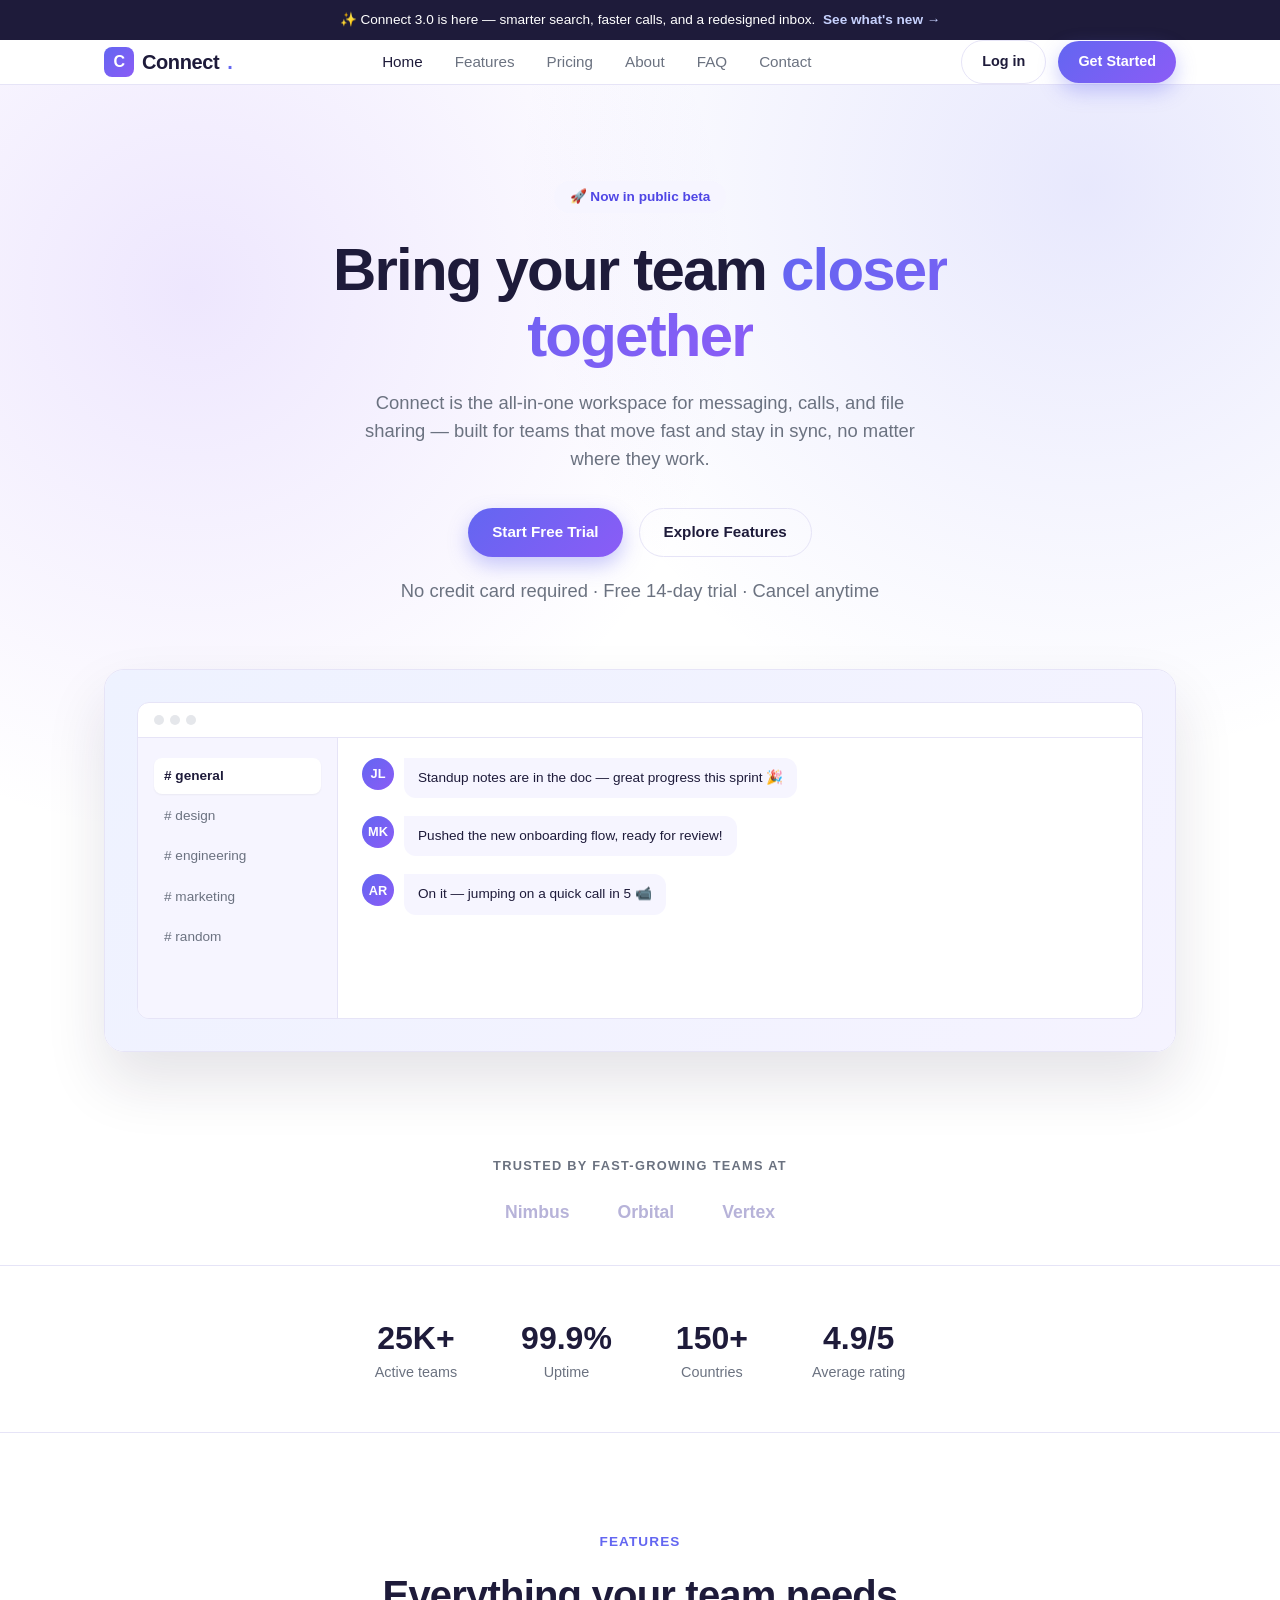
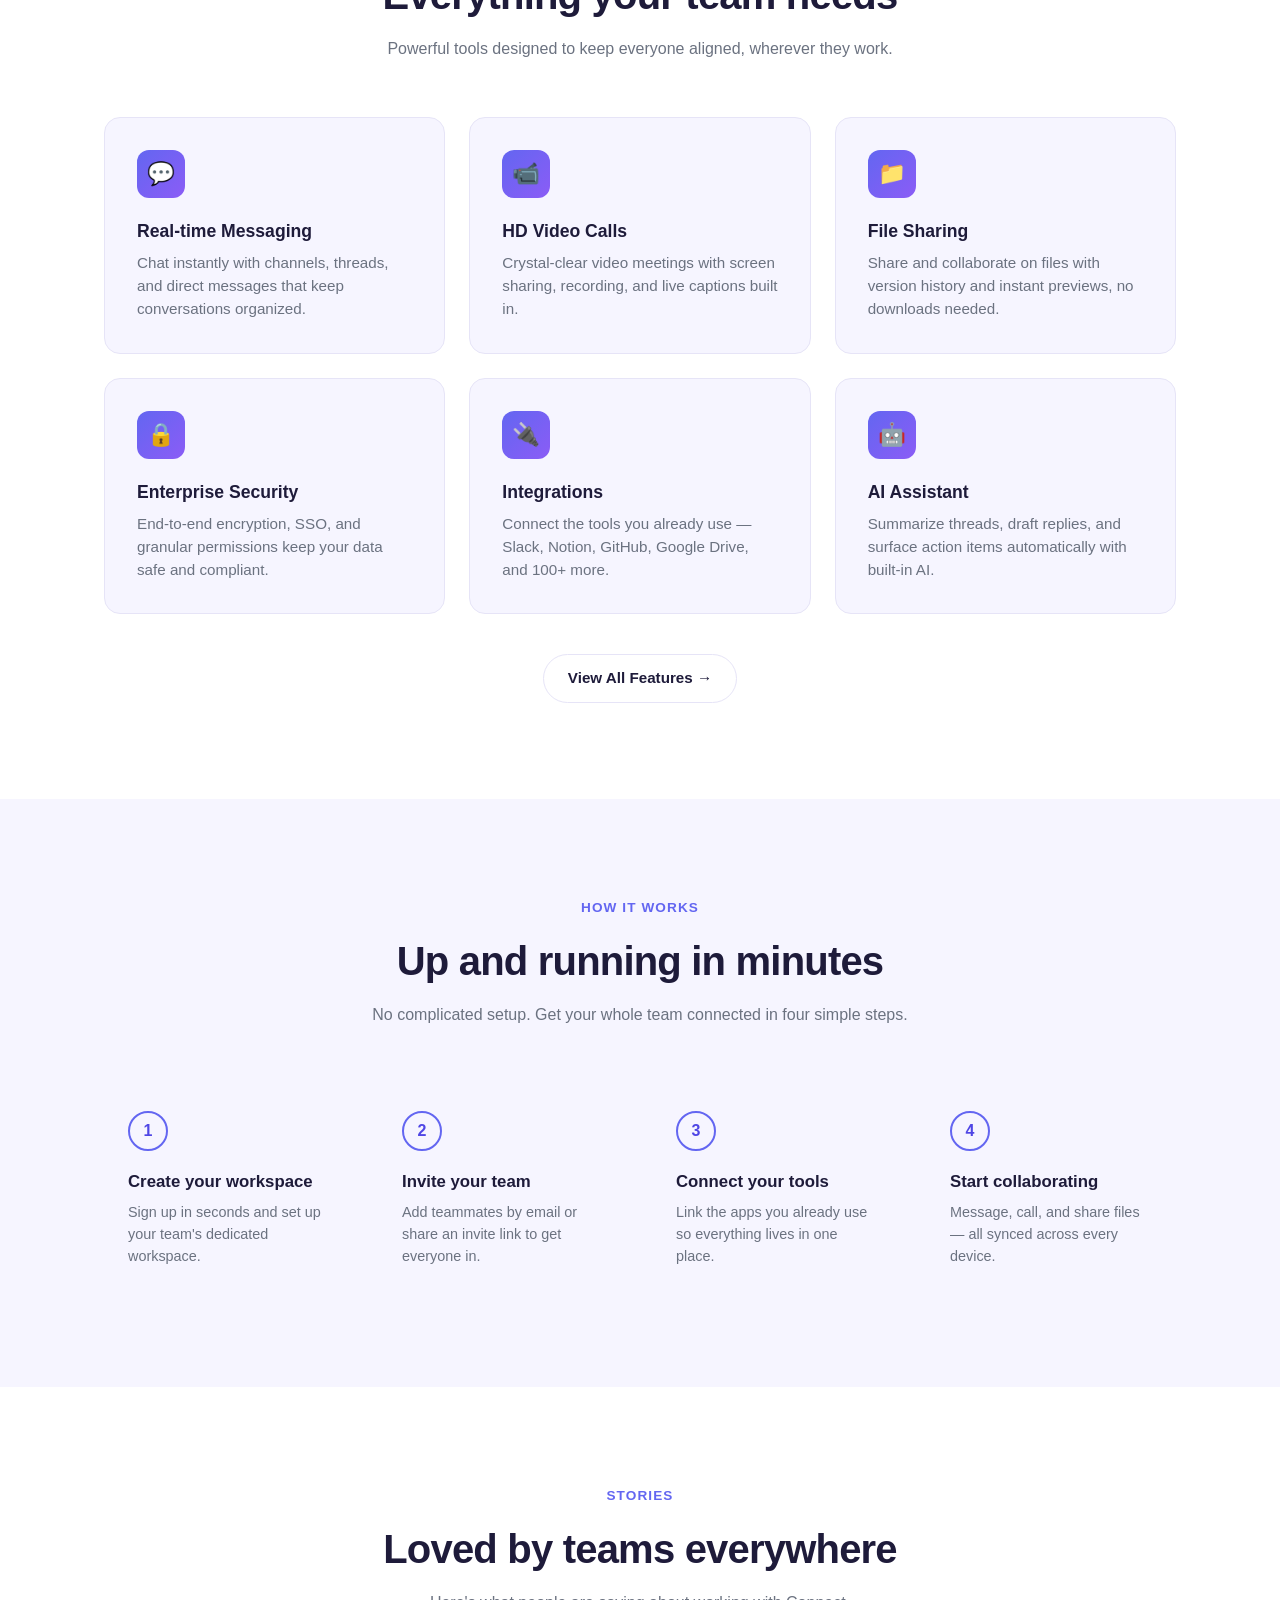
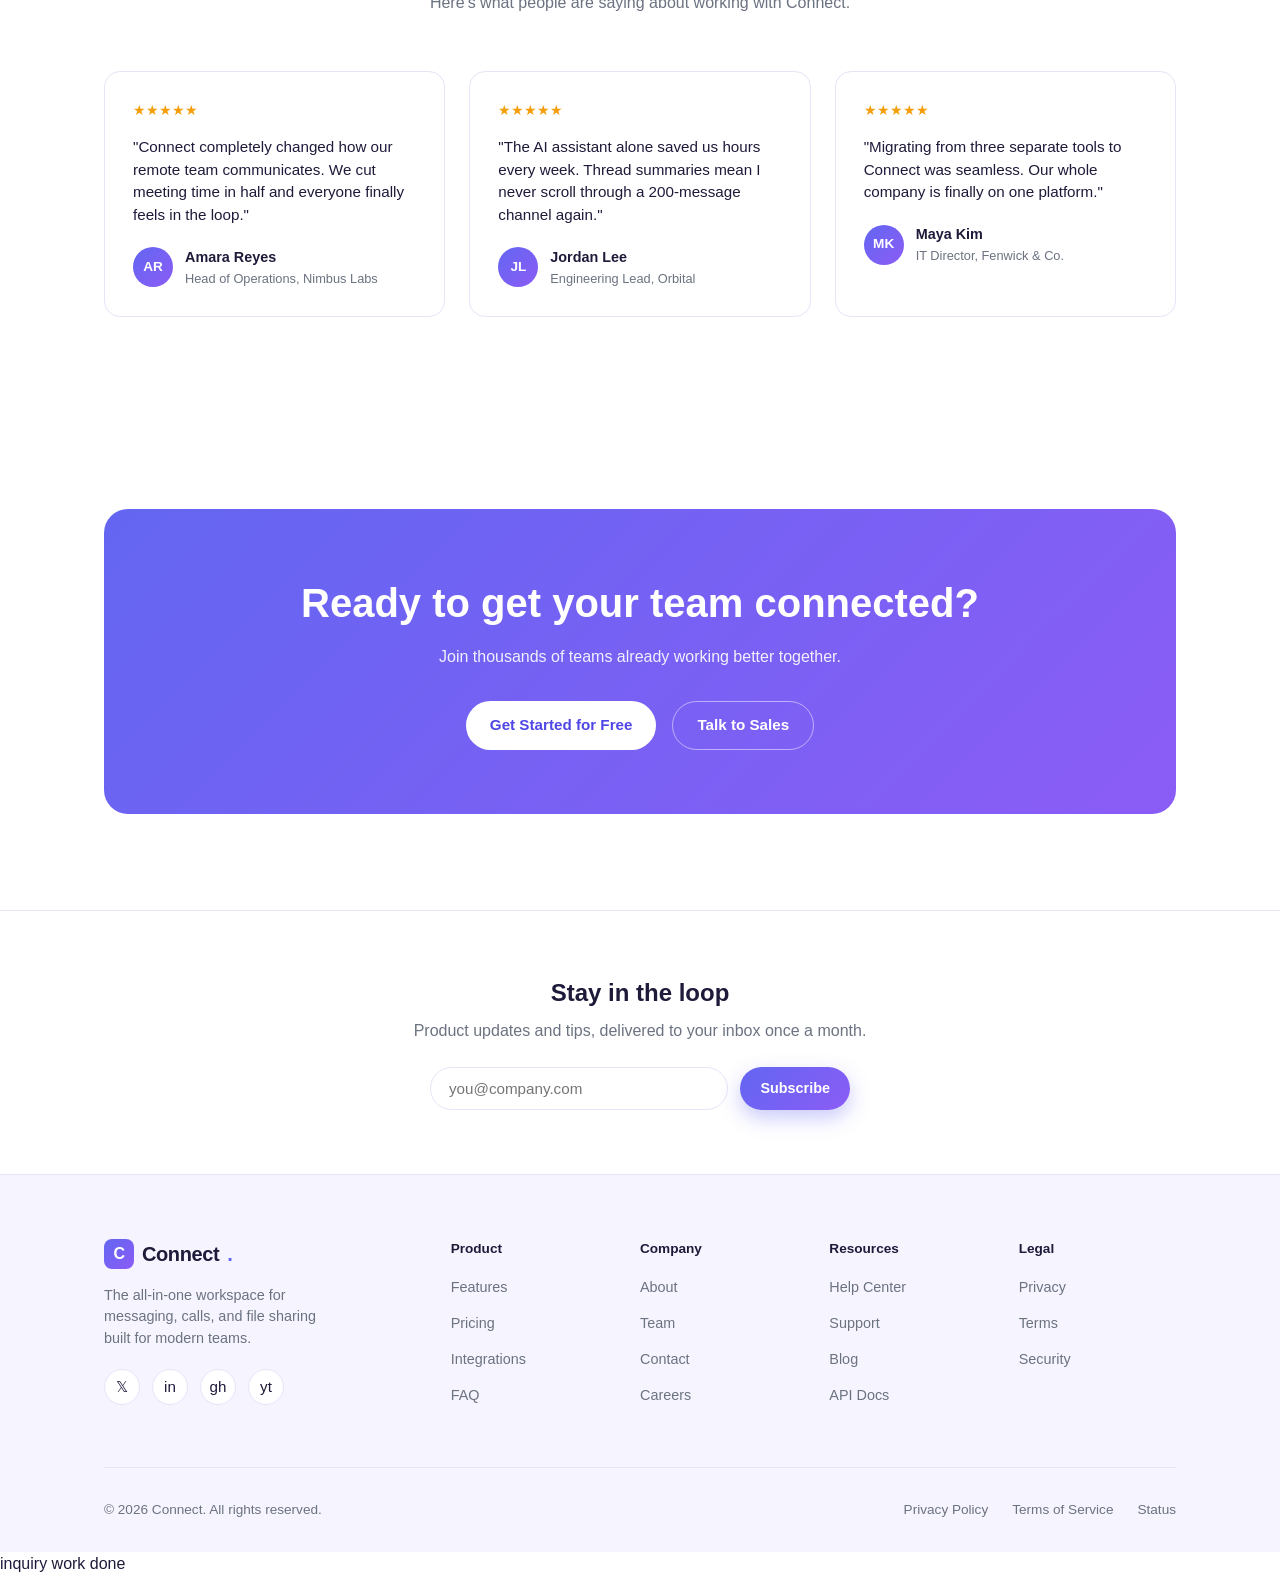
<file: index.html>
<!DOCTYPE html>
<html lang="en">
<head>
    <meta charset="UTF-8">
    <meta name="viewport" content="width=device-width, initial-scale=1.0">
    <title>Connect — Bring your team closer together</title>
    <meta name="description" content="Connect is the all-in-one workspace for messaging, calls, and file sharing built for modern teams.">
    <link rel="stylesheet" href="css/style.css">
</head>
<body>
    <div class="announce">
        ✨ Connect 3.0 is here — smarter search, faster calls, and a redesigned inbox.
        <a href="features.html">See what's new →</a>
    </div>

    <header>
        <nav class="container">
            <a href="index.html" class="logo"><span class="mark">C</span>Connect<span>.</span></a>
            <ul class="nav-links">
                <li><a href="index.html" class="active">Home</a></li>
                <li><a href="features.html">Features</a></li>
                <li><a href="pricing.html">Pricing</a></li>
                <li><a href="about.html">About</a></li>
                <li><a href="faq.html">FAQ</a></li>
                <li><a href="contact.html">Contact</a></li>
            </ul>
            <div class="nav-cta">
                <a href="contact.html" class="btn btn-outline btn-sm">Log in</a>
                <a href="pricing.html" class="btn btn-primary btn-sm">Get Started</a>
            </div>
            <button class="nav-toggle" aria-label="Toggle menu" aria-expanded="false">☰</button>
        </nav>
        <div class="mobile-menu">
            <a href="index.html">Home</a>
            <a href="features.html">Features</a>
            <a href="pricing.html">Pricing</a>
            <a href="about.html">About</a>
            <a href="faq.html">FAQ</a>
            <a href="contact.html">Contact</a>
        </div>
    </header>

    <main>
        <!-- Hero -->
        <section class="hero">
            <div class="container">
                <span class="badge">🚀 Now in public beta</span>
                <h1>Bring your team <span class="gradient">closer together</span></h1>
                <p>Connect is the all-in-one workspace for messaging, calls, and file sharing — built for teams that move fast and stay in sync, no matter where they work.</p>
                <div class="hero-cta">
                    <a href="pricing.html" class="btn btn-primary">Start Free Trial</a>
                    <a href="features.html" class="btn btn-outline">Explore Features</a>
                </div>
                <p class="hero-note">No credit card required · Free 14-day trial · Cancel anytime</p>

                <div class="hero-shot">
                    <div class="hero-shot-inner">
                        <div class="mock-window">
                            <div class="mock-titlebar">
                                <span class="mock-dot"></span><span class="mock-dot"></span><span class="mock-dot"></span>
                            </div>
                            <div class="mock-body">
                                <div class="mock-sidebar">
                                    <div class="mock-channel active"># general</div>
                                    <div class="mock-channel"># design</div>
                                    <div class="mock-channel"># engineering</div>
                                    <div class="mock-channel"># marketing</div>
                                    <div class="mock-channel"># random</div>
                                </div>
                                <div class="mock-main">
                                    <div class="mock-bubble">
                                        <div class="avatar">JL</div>
                                        <div class="text">Standup notes are in the doc — great progress this sprint 🎉</div>
                                    </div>
                                    <div class="mock-bubble">
                                        <div class="avatar">MK</div>
                                        <div class="text">Pushed the new onboarding flow, ready for review!</div>
                                    </div>
                                    <div class="mock-bubble">
                                        <div class="avatar">AR</div>
                                        <div class="text">On it — jumping on a quick call in 5 📹</div>
                                    </div>
                                </div>
                            </div>
                        </div>
                    </div>
                </div>
            </div>
        </section>

        <!-- Trust bar -->
        <section class="trust">
            <div class="container">
                <p>Trusted by fast-growing teams at</p>
                <div class="trust-logos">
                    <span>Nimbus</span>
                    <span>Orbital</span>
                    <span>Vertex</span>
                </div>
            </div>
        </section>

        <!-- Stats -->
        <section class="stats">
            <div class="stat">
                <div class="num">25K+</div>
                <div class="label">Active teams</div>
            </div>
            <div class="stat">
                <div class="num">99.9%</div>
                <div class="label">Uptime</div>
            </div>
            <div class="stat">
                <div class="num">150+</div>
                <div class="label">Countries</div>
            </div>
            <div class="stat">
                <div class="num">4.9/5</div>
                <div class="label">Average rating</div>
            </div>
        </section>

        <!-- Feature highlights -->
        <section class="section">
            <div class="container">
                <div class="section-head">
                    <span class="eyebrow">Features</span>
                    <h2>Everything your team needs</h2>
                    <p>Powerful tools designed to keep everyone aligned, wherever they work.</p>
                </div>
                <div class="features-grid">
                    <div class="feature-card">
                        <div class="feature-icon">💬</div>
                        <h3>Real-time Messaging</h3>
                        <p>Chat instantly with channels, threads, and direct messages that keep conversations organized.</p>
                    </div>
                    <div class="feature-card">
                        <div class="feature-icon">📹</div>
                        <h3>HD Video Calls</h3>
                        <p>Crystal-clear video meetings with screen sharing, recording, and live captions built in.</p>
                    </div>
                    <div class="feature-card">
                        <div class="feature-icon">📁</div>
                        <h3>File Sharing</h3>
                        <p>Share and collaborate on files with version history and instant previews, no downloads needed.</p>
                    </div>
                    <div class="feature-card">
                        <div class="feature-icon">🔒</div>
                        <h3>Enterprise Security</h3>
                        <p>End-to-end encryption, SSO, and granular permissions keep your data safe and compliant.</p>
                    </div>
                    <div class="feature-card">
                        <div class="feature-icon">🔌</div>
                        <h3>Integrations</h3>
                        <p>Connect the tools you already use — Slack, Notion, GitHub, Google Drive, and 100+ more.</p>
                    </div>
                    <div class="feature-card">
                        <div class="feature-icon">🤖</div>
                        <h3>AI Assistant</h3>
                        <p>Summarize threads, draft replies, and surface action items automatically with built-in AI.</p>
                    </div>
                </div>
                <div style="text-align:center; margin-top:40px;">
                    <a href="features.html" class="btn btn-outline">View All Features →</a>
                </div>
            </div>
        </section>

        <!-- How it works -->
        <section class="section section-soft">
            <div class="container">
                <div class="section-head">
                    <span class="eyebrow">How it works</span>
                    <h2>Up and running in minutes</h2>
                    <p>No complicated setup. Get your whole team connected in four simple steps.</p>
                </div>
                <div class="steps">
                    <div class="step">
                        <div class="step-num">1</div>
                        <h3>Create your workspace</h3>
                        <p>Sign up in seconds and set up your team's dedicated workspace.</p>
                    </div>
                    <div class="step">
                        <div class="step-num">2</div>
                        <h3>Invite your team</h3>
                        <p>Add teammates by email or share an invite link to get everyone in.</p>
                    </div>
                    <div class="step">
                        <div class="step-num">3</div>
                        <h3>Connect your tools</h3>
                        <p>Link the apps you already use so everything lives in one place.</p>
                    </div>
                    <div class="step">
                        <div class="step-num">4</div>
                        <h3>Start collaborating</h3>
                        <p>Message, call, and share files — all synced across every device.</p>
                    </div>
                </div>
            </div>
        </section>

        <!-- Testimonial preview -->
        <section class="section">
            <div class="container">
                <div class="section-head">
                    <span class="eyebrow">Stories</span>
                    <h2>Loved by teams everywhere</h2>
                    <p>Here's what people are saying about working with Connect.</p>
                </div>
                <div class="testimonial-grid">
                    <div class="t-card">
                        <div class="stars">★★★★★</div>
                        <p>"Connect completely changed how our remote team communicates. We cut meeting time in half and everyone finally feels in the loop."</p>
                        <div class="t-author">
                            <div class="avatar">AR</div>
                            <div>
                                <div class="name">Amara Reyes</div>
                                <div class="role">Head of Operations, Nimbus Labs</div>
                            </div>
                        </div>
                    </div>
                    <div class="t-card">
                        <div class="stars">★★★★★</div>
                        <p>"The AI assistant alone saved us hours every week. Thread summaries mean I never scroll through a 200-message channel again."</p>
                        <div class="t-author">
                            <div class="avatar">JL</div>
                            <div>
                                <div class="name">Jordan Lee</div>
                                <div class="role">Engineering Lead, Orbital</div>
                            </div>
                        </div>
                    </div>
                    <div class="t-card">
                        <div class="stars">★★★★★</div>
                        <p>"Migrating from three separate tools to Connect was seamless. Our whole company is finally on one platform."</p>
                        <div class="t-author">
                            <div class="avatar">MK</div>
                            <div>
                                <div class="name">Maya Kim</div>
                                <div class="role">IT Director, Fenwick &amp; Co.</div>
                            </div>
                        </div>
                    </div>
                </div>
            </div>
        </section>

        <!-- CTA -->
        <section class="section">
            <div class="container">
                <div class="cta-band">
                    <h2>Ready to get your team connected?</h2>
                    <p>Join thousands of teams already working better together.</p>
                    <div class="btn-row">
                        <a href="pricing.html" class="btn btn-primary">Get Started for Free</a>
                        <a href="contact.html" class="btn btn-outline">Talk to Sales</a>
                    </div>
                </div>
            </div>
        </section>

        <!-- Newsletter -->
        <section class="newsletter">
            <div class="container">
                <h3>Stay in the loop</h3>
                <p>Product updates and tips, delivered to your inbox once a month.</p>
                <form class="newsletter-form">
                    <input type="email" placeholder="you@company.com" required>
                    <button type="submit" class="btn btn-primary btn-sm">Subscribe</button>
                </form>
            </div>
        </section>
    </main>

    <footer>
        <div class="container">
            <div class="footer-grid">
                <div class="footer-brand">
                    <a href="index.html" class="logo"><span class="mark">C</span>Connect<span>.</span></a>
                    <p>The all-in-one workspace for messaging, calls, and file sharing built for modern teams.</p>
                    <div class="social-row">
                        <a href="#">𝕏</a>
                        <a href="#">in</a>
                        <a href="#">gh</a>
                        <a href="#">yt</a>
                    </div>
                </div>
                <div class="footer-col">
                    <h4>Product</h4>
                    <ul>
                        <li><a href="features.html">Features</a></li>
                        <li><a href="pricing.html">Pricing</a></li>
                        <li><a href="features.html#integrations">Integrations</a></li>
                        <li><a href="faq.html">FAQ</a></li>
                    </ul>
                </div>
                <div class="footer-col">
                    <h4>Company</h4>
                    <ul>
                        <li><a href="about.html">About</a></li>
                        <li><a href="about.html#team">Team</a></li>
                        <li><a href="contact.html">Contact</a></li>
                        <li><a href="404.html">Careers</a></li>
                    </ul>
                </div>
                <div class="footer-col">
                    <h4>Resources</h4>
                    <ul>
                        <li><a href="faq.html">Help Center</a></li>
                        <li><a href="contact.html">Support</a></li>
                        <li><a href="404.html">Blog</a></li>
                        <li><a href="404.html">API Docs</a></li>
                    </ul>
                </div>
                <div class="footer-col">
                    <h4>Legal</h4>
                    <ul>
                        <li><a href="404.html">Privacy</a></li>
                        <li><a href="404.html">Terms</a></li>
                        <li><a href="404.html">Security</a></li>
                    </ul>
                </div>
            </div>
            <div class="footer-bottom">
                <span>© 2026 Connect. All rights reserved.</span>
                <ul>
                    <li><a href="404.html">Privacy Policy</a></li>
                    <li><a href="404.html">Terms of Service</a></li>
                    <li><a href="404.html">Status</a></li>
                </ul>
            </div>
        </div>
    </footer>

    <script src="js/main.js"></script>
</body>
</html>
inquiry work done
</file>
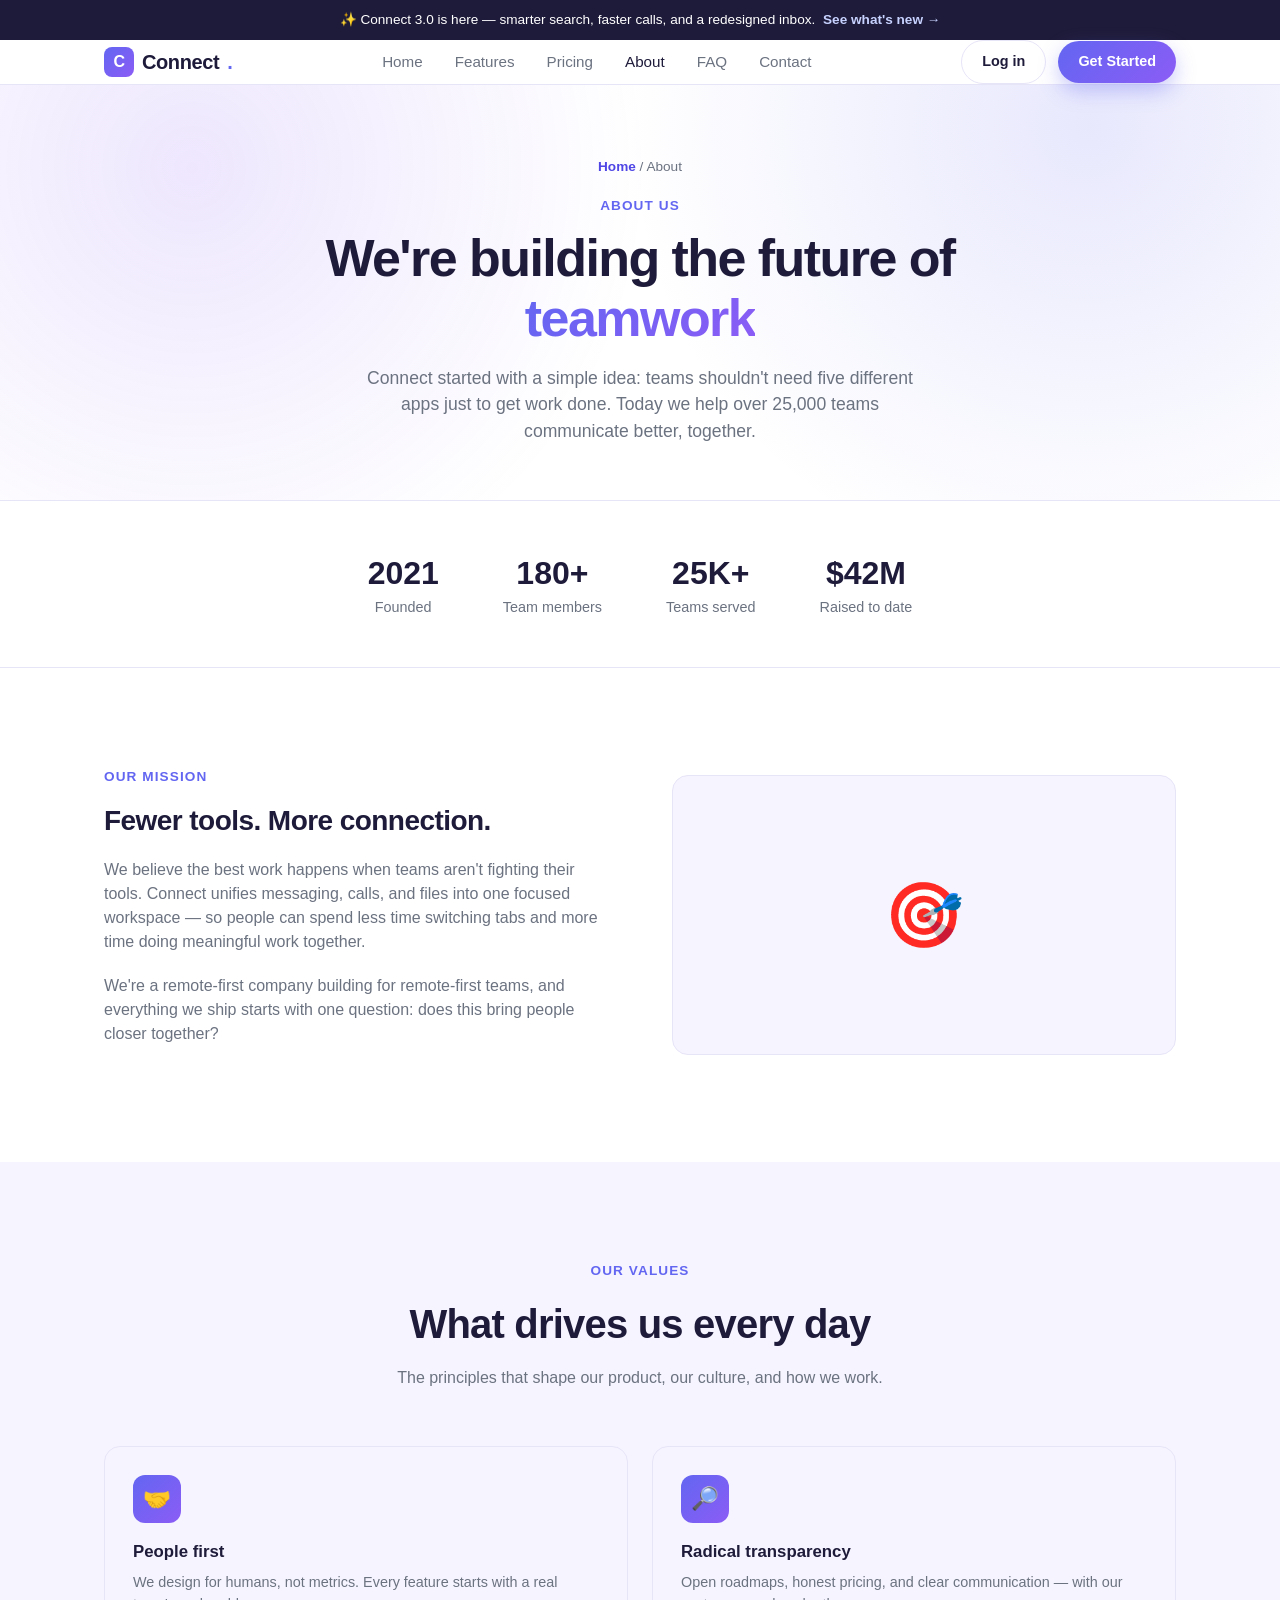
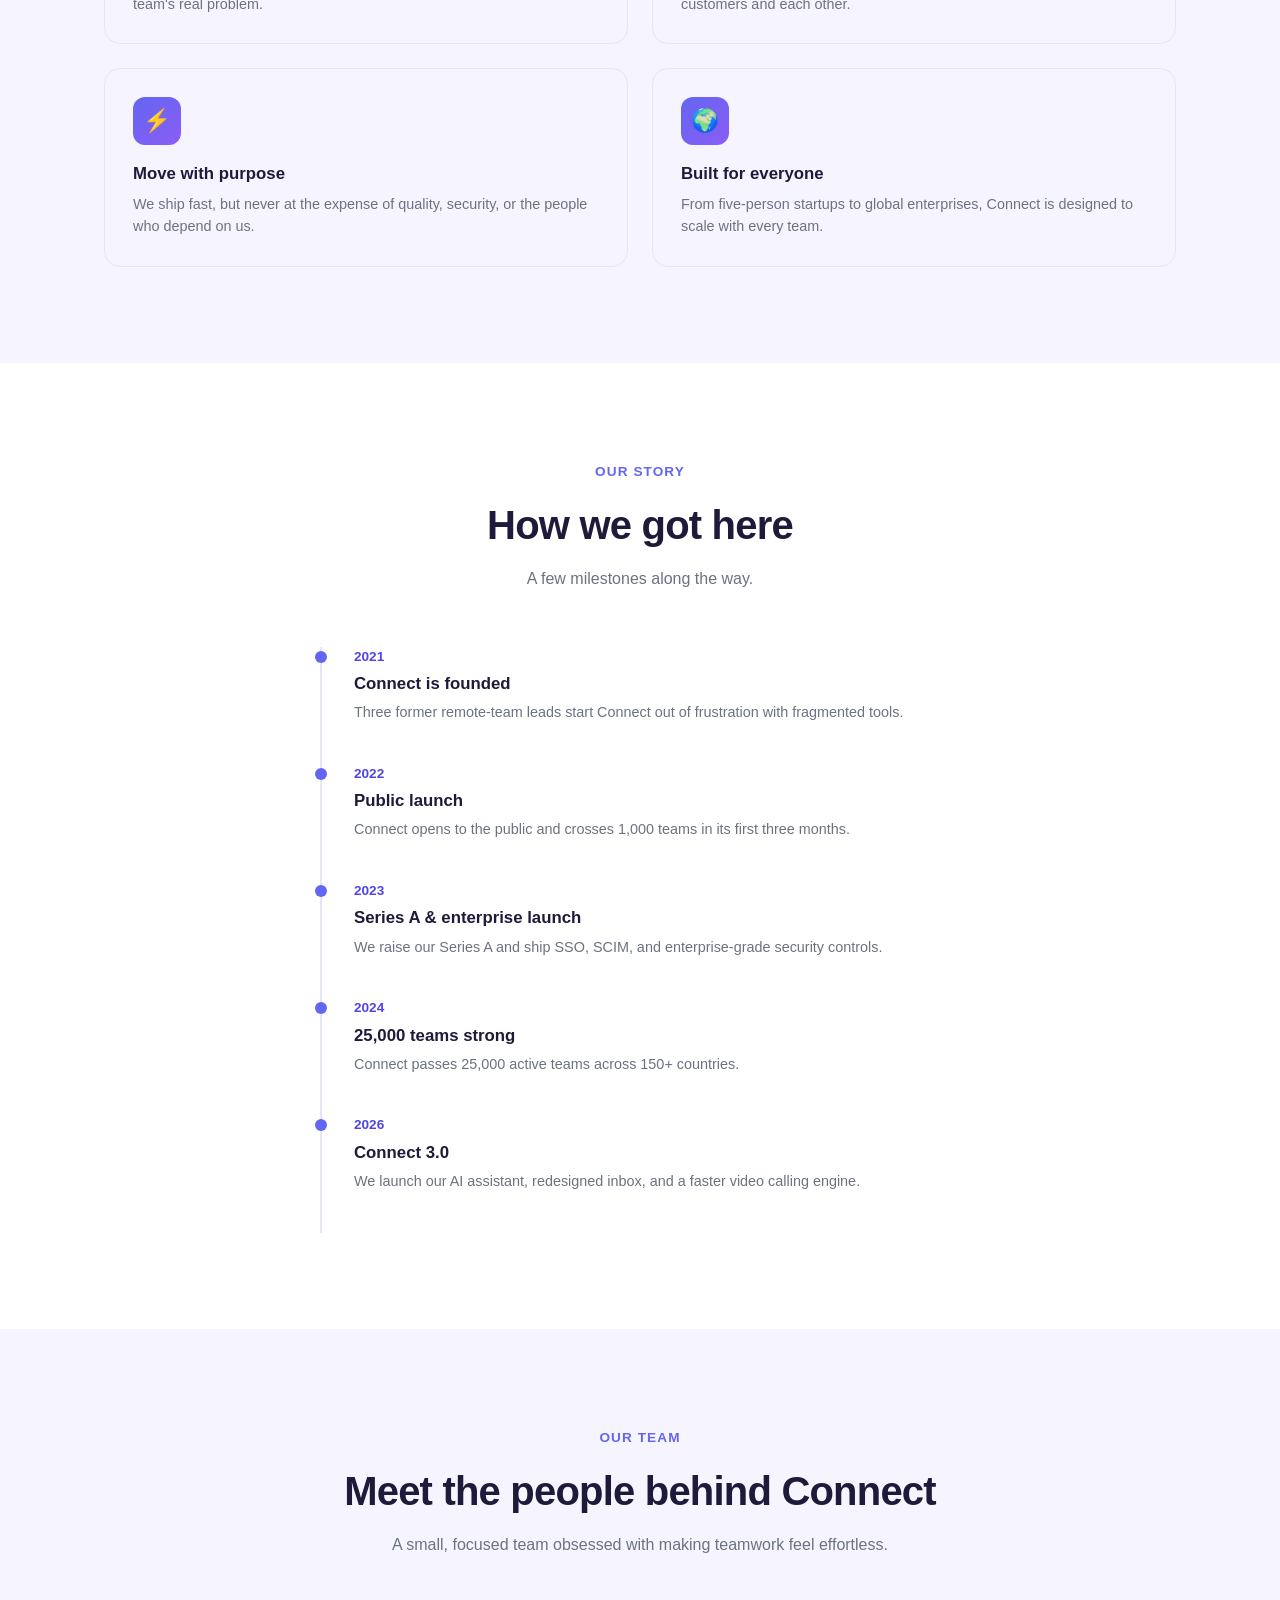
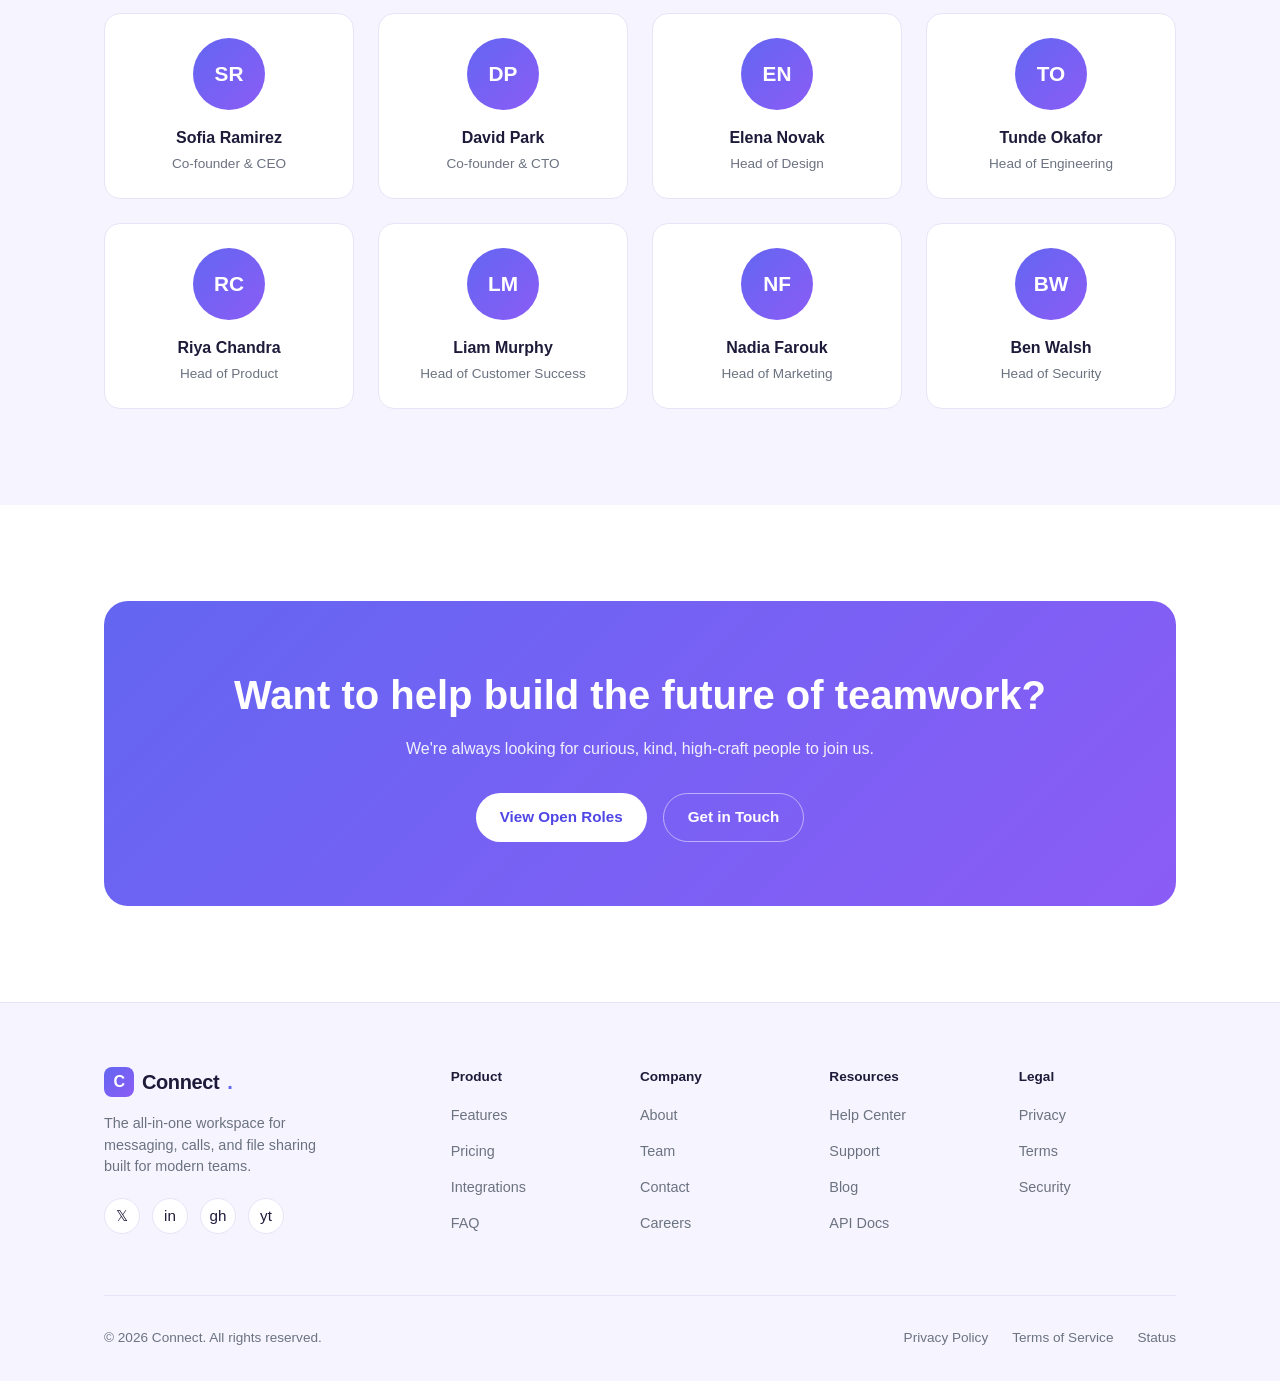
<file: about.html>
<!DOCTYPE html>
<html lang="en">
<head>
    <meta charset="UTF-8">
    <meta name="viewport" content="width=device-width, initial-scale=1.0">
    <title>About — Connect</title>
    <meta name="description" content="Learn about Connect's mission, values, story, and the team building the future of teamwork.">
    <link rel="stylesheet" href="css/style.css">
</head>
<body>
    <div class="announce">
        ✨ Connect 3.0 is here — smarter search, faster calls, and a redesigned inbox.
        <a href="features.html">See what's new →</a>
    </div>

    <header>
        <nav class="container">
            <a href="index.html" class="logo"><span class="mark">C</span>Connect<span>.</span></a>
            <ul class="nav-links">
                <li><a href="index.html">Home</a></li>
                <li><a href="features.html">Features</a></li>
                <li><a href="pricing.html">Pricing</a></li>
                <li><a href="about.html" class="active">About</a></li>
                <li><a href="faq.html">FAQ</a></li>
                <li><a href="contact.html">Contact</a></li>
            </ul>
            <div class="nav-cta">
                <a href="contact.html" class="btn btn-outline btn-sm">Log in</a>
                <a href="pricing.html" class="btn btn-primary btn-sm">Get Started</a>
            </div>
            <button class="nav-toggle" aria-label="Toggle menu" aria-expanded="false">☰</button>
        </nav>
        <div class="mobile-menu">
            <a href="index.html">Home</a>
            <a href="features.html">Features</a>
            <a href="pricing.html">Pricing</a>
            <a href="about.html">About</a>
            <a href="faq.html">FAQ</a>
            <a href="contact.html">Contact</a>
        </div>
    </header>

    <main>
        <section class="page-hero">
            <div class="container">
                <div class="breadcrumbs"><a href="index.html">Home</a> / About</div>
                <span class="eyebrow">About Us</span>
                <h1>We're building the future of <span class="gradient-text">teamwork</span></h1>
                <p>Connect started with a simple idea: teams shouldn't need five different apps just to get work done. Today we help over 25,000 teams communicate better, together.</p>
            </div>
        </section>

        <!-- Stats -->
        <section class="stats">
            <div class="stat">
                <div class="num">2021</div>
                <div class="label">Founded</div>
            </div>
            <div class="stat">
                <div class="num">180+</div>
                <div class="label">Team members</div>
            </div>
            <div class="stat">
                <div class="num">25K+</div>
                <div class="label">Teams served</div>
            </div>
            <div class="stat">
                <div class="num">$42M</div>
                <div class="label">Raised to date</div>
            </div>
        </section>

        <!-- Mission -->
        <section class="section">
            <div class="container">
                <div class="split">
                    <div class="split-copy">
                        <span class="eyebrow">Our Mission</span>
                        <h3>Fewer tools. More connection.</h3>
                        <p>We believe the best work happens when teams aren't fighting their tools. Connect unifies messaging, calls, and files into one focused workspace — so people can spend less time switching tabs and more time doing meaningful work together.</p>
                        <p>We're a remote-first company building for remote-first teams, and everything we ship starts with one question: does this bring people closer together?</p>
                    </div>
                    <div class="split-visual">🎯</div>
                </div>
            </div>
        </section>

        <!-- Values -->
        <section class="section section-soft">
            <div class="container">
                <div class="section-head">
                    <span class="eyebrow">Our Values</span>
                    <h2>What drives us every day</h2>
                    <p>The principles that shape our product, our culture, and how we work.</p>
                </div>
                <div class="values-grid">
                    <div class="value-card">
                        <div class="feature-icon">🤝</div>
                        <h3>People first</h3>
                        <p>We design for humans, not metrics. Every feature starts with a real team's real problem.</p>
                    </div>
                    <div class="value-card">
                        <div class="feature-icon">🔎</div>
                        <h3>Radical transparency</h3>
                        <p>Open roadmaps, honest pricing, and clear communication — with our customers and each other.</p>
                    </div>
                    <div class="value-card">
                        <div class="feature-icon">⚡</div>
                        <h3>Move with purpose</h3>
                        <p>We ship fast, but never at the expense of quality, security, or the people who depend on us.</p>
                    </div>
                    <div class="value-card">
                        <div class="feature-icon">🌍</div>
                        <h3>Built for everyone</h3>
                        <p>From five-person startups to global enterprises, Connect is designed to scale with every team.</p>
                    </div>
                </div>
            </div>
        </section>

        <!-- Timeline -->
        <section class="section">
            <div class="container">
                <div class="section-head">
                    <span class="eyebrow">Our Story</span>
                    <h2>How we got here</h2>
                    <p>A few milestones along the way.</p>
                </div>
                <div class="timeline">
                    <div class="timeline-item">
                        <div class="year">2021</div>
                        <h3>Connect is founded</h3>
                        <p>Three former remote-team leads start Connect out of frustration with fragmented tools.</p>
                    </div>
                    <div class="timeline-item">
                        <div class="year">2022</div>
                        <h3>Public launch</h3>
                        <p>Connect opens to the public and crosses 1,000 teams in its first three months.</p>
                    </div>
                    <div class="timeline-item">
                        <div class="year">2023</div>
                        <h3>Series A &amp; enterprise launch</h3>
                        <p>We raise our Series A and ship SSO, SCIM, and enterprise-grade security controls.</p>
                    </div>
                    <div class="timeline-item">
                        <div class="year">2024</div>
                        <h3>25,000 teams strong</h3>
                        <p>Connect passes 25,000 active teams across 150+ countries.</p>
                    </div>
                    <div class="timeline-item">
                        <div class="year">2026</div>
                        <h3>Connect 3.0</h3>
                        <p>We launch our AI assistant, redesigned inbox, and a faster video calling engine.</p>
                    </div>
                </div>
            </div>
        </section>

        <!-- Team -->
        <section class="section section-soft" id="team">
            <div class="container">
                <div class="section-head">
                    <span class="eyebrow">Our Team</span>
                    <h2>Meet the people behind Connect</h2>
                    <p>A small, focused team obsessed with making teamwork feel effortless.</p>
                </div>
                <div class="team-grid">
                    <div class="team-card">
                        <div class="avatar">SR</div>
                        <h3>Sofia Ramirez</h3>
                        <p>Co-founder &amp; CEO</p>
                    </div>
                    <div class="team-card">
                        <div class="avatar">DP</div>
                        <h3>David Park</h3>
                        <p>Co-founder &amp; CTO</p>
                    </div>
                    <div class="team-card">
                        <div class="avatar">EN</div>
                        <h3>Elena Novak</h3>
                        <p>Head of Design</p>
                    </div>
                    <div class="team-card">
                        <div class="avatar">TO</div>
                        <h3>Tunde Okafor</h3>
                        <p>Head of Engineering</p>
                    </div>
                    <div class="team-card">
                        <div class="avatar">RC</div>
                        <h3>Riya Chandra</h3>
                        <p>Head of Product</p>
                    </div>
                    <div class="team-card">
                        <div class="avatar">LM</div>
                        <h3>Liam Murphy</h3>
                        <p>Head of Customer Success</p>
                    </div>
                    <div class="team-card">
                        <div class="avatar">NF</div>
                        <h3>Nadia Farouk</h3>
                        <p>Head of Marketing</p>
                    </div>
                    <div class="team-card">
                        <div class="avatar">BW</div>
                        <h3>Ben Walsh</h3>
                        <p>Head of Security</p>
                    </div>
                </div>
            </div>
        </section>

        <!-- CTA -->
        <section class="section">
            <div class="container">
                <div class="cta-band">
                    <h2>Want to help build the future of teamwork?</h2>
                    <p>We're always looking for curious, kind, high-craft people to join us.</p>
                    <div class="btn-row">
                        <a href="404.html" class="btn btn-primary">View Open Roles</a>
                        <a href="contact.html" class="btn btn-outline">Get in Touch</a>
                    </div>
                </div>
            </div>
        </section>
    </main>

    <footer>
        <div class="container">
            <div class="footer-grid">
                <div class="footer-brand">
                    <a href="index.html" class="logo"><span class="mark">C</span>Connect<span>.</span></a>
                    <p>The all-in-one workspace for messaging, calls, and file sharing built for modern teams.</p>
                    <div class="social-row">
                        <a href="#">𝕏</a>
                        <a href="#">in</a>
                        <a href="#">gh</a>
                        <a href="#">yt</a>
                    </div>
                </div>
                <div class="footer-col">
                    <h4>Product</h4>
                    <ul>
                        <li><a href="features.html">Features</a></li>
                        <li><a href="pricing.html">Pricing</a></li>
                        <li><a href="features.html#integrations">Integrations</a></li>
                        <li><a href="faq.html">FAQ</a></li>
                    </ul>
                </div>
                <div class="footer-col">
                    <h4>Company</h4>
                    <ul>
                        <li><a href="about.html">About</a></li>
                        <li><a href="about.html#team">Team</a></li>
                        <li><a href="contact.html">Contact</a></li>
                        <li><a href="404.html">Careers</a></li>
                    </ul>
                </div>
                <div class="footer-col">
                    <h4>Resources</h4>
                    <ul>
                        <li><a href="faq.html">Help Center</a></li>
                        <li><a href="contact.html">Support</a></li>
                        <li><a href="404.html">Blog</a></li>
                        <li><a href="404.html">API Docs</a></li>
                    </ul>
                </div>
                <div class="footer-col">
                    <h4>Legal</h4>
                    <ul>
                        <li><a href="404.html">Privacy</a></li>
                        <li><a href="404.html">Terms</a></li>
                        <li><a href="404.html">Security</a></li>
                    </ul>
                </div>
            </div>
            <div class="footer-bottom">
                <span>© 2026 Connect. All rights reserved.</span>
                <ul>
                    <li><a href="404.html">Privacy Policy</a></li>
                    <li><a href="404.html">Terms of Service</a></li>
                    <li><a href="404.html">Status</a></li>
                </ul>
            </div>
        </div>
    </footer>

    <script src="js/main.js"></script>
</body>
</html>
</file>
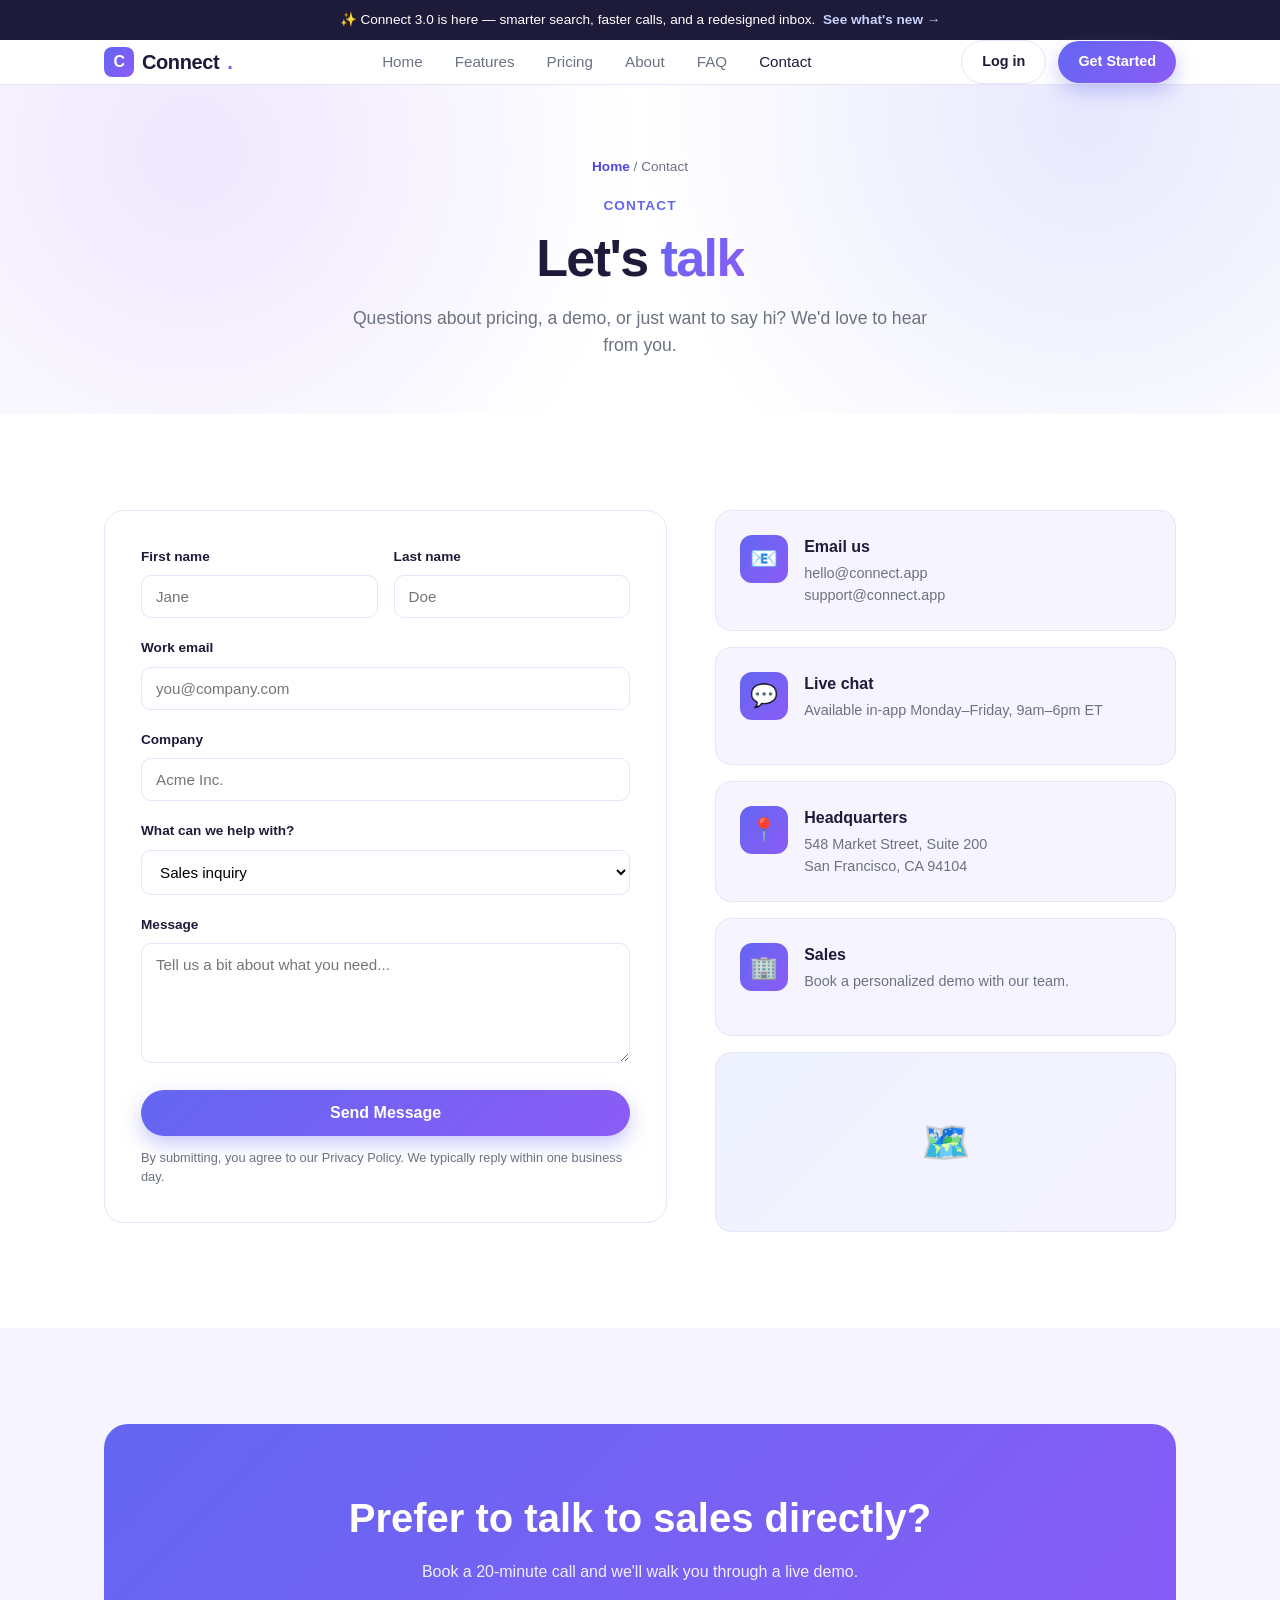
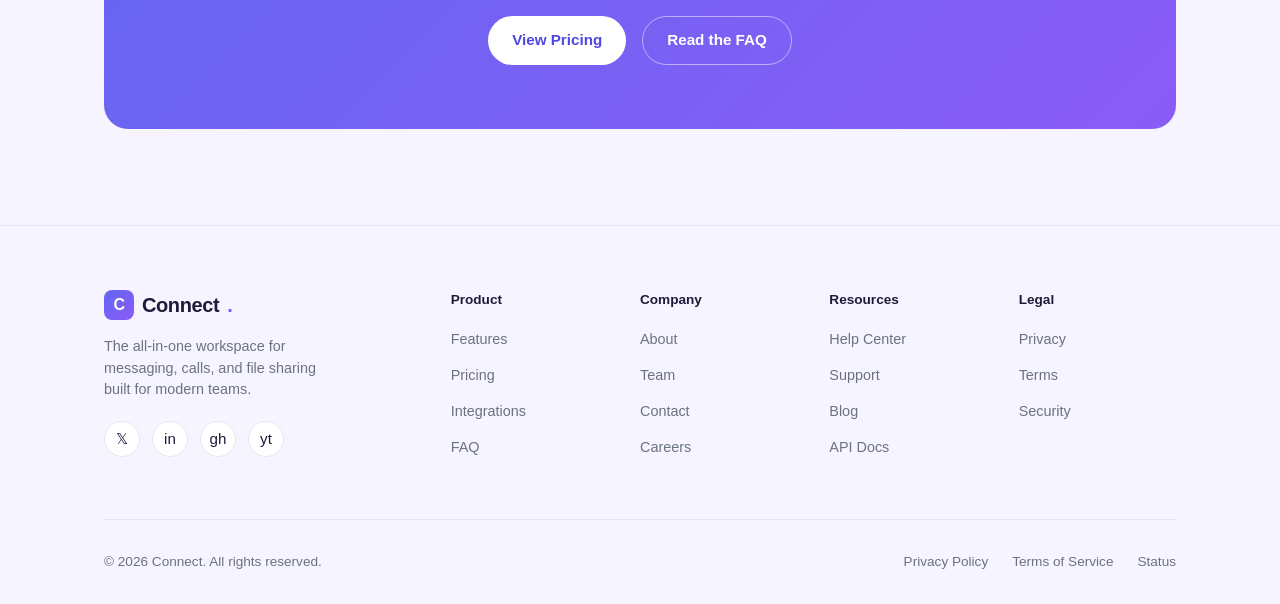
<file: contact.html>
<!DOCTYPE html>
<html lang="en">
<head>
    <meta charset="UTF-8">
    <meta name="viewport" content="width=device-width, initial-scale=1.0">
    <title>Contact — Connect</title>
    <meta name="description" content="Get in touch with the Connect team — sales, support, or general inquiries.">
    <link rel="stylesheet" href="css/style.css">
</head>
<body>
    <div class="announce">
        ✨ Connect 3.0 is here — smarter search, faster calls, and a redesigned inbox.
        <a href="features.html">See what's new →</a>
    </div>

    <header>
        <nav class="container">
            <a href="index.html" class="logo"><span class="mark">C</span>Connect<span>.</span></a>
            <ul class="nav-links">
                <li><a href="index.html">Home</a></li>
                <li><a href="features.html">Features</a></li>
                <li><a href="pricing.html">Pricing</a></li>
                <li><a href="about.html">About</a></li>
                <li><a href="faq.html">FAQ</a></li>
                <li><a href="contact.html" class="active">Contact</a></li>
            </ul>
            <div class="nav-cta">
                <a href="contact.html" class="btn btn-outline btn-sm">Log in</a>
                <a href="pricing.html" class="btn btn-primary btn-sm">Get Started</a>
            </div>
            <button class="nav-toggle" aria-label="Toggle menu" aria-expanded="false">☰</button>
        </nav>
        <div class="mobile-menu">
            <a href="index.html">Home</a>
            <a href="features.html">Features</a>
            <a href="pricing.html">Pricing</a>
            <a href="about.html">About</a>
            <a href="faq.html">FAQ</a>
            <a href="contact.html">Contact</a>
        </div>
    </header>

    <main>
        <section class="page-hero">
            <div class="container">
                <div class="breadcrumbs"><a href="index.html">Home</a> / Contact</div>
                <span class="eyebrow">Contact</span>
                <h1>Let's <span class="gradient-text">talk</span></h1>
                <p>Questions about pricing, a demo, or just want to say hi? We'd love to hear from you.</p>
            </div>
        </section>

        <section class="section">
            <div class="container">
                <div class="contact-grid">
                    <div class="contact-form">
                        <div class="form-success" id="form-success">✓ Thanks! Your message has been sent — we'll get back to you within one business day.</div>
                        <form id="contact-form">
                            <div class="form-row">
                                <div class="form-group">
                                    <label for="first-name">First name</label>
                                    <input type="text" id="first-name" name="first-name" placeholder="Jane" required>
                                </div>
                                <div class="form-group">
                                    <label for="last-name">Last name</label>
                                    <input type="text" id="last-name" name="last-name" placeholder="Doe" required>
                                </div>
                            </div>
                            <div class="form-group">
                                <label for="email">Work email</label>
                                <input type="email" id="email" name="email" placeholder="you@company.com" required>
                            </div>
                            <div class="form-group">
                                <label for="company">Company</label>
                                <input type="text" id="company" name="company" placeholder="Acme Inc.">
                            </div>
                            <div class="form-group">
                                <label for="topic">What can we help with?</label>
                                <select id="topic" name="topic">
                                    <option>Sales inquiry</option>
                                    <option>Technical support</option>
                                    <option>Billing question</option>
                                    <option>Partnership</option>
                                    <option>Other</option>
                                </select>
                            </div>
                            <div class="form-group">
                                <label for="message">Message</label>
                                <textarea id="message" name="message" placeholder="Tell us a bit about what you need..." required></textarea>
                            </div>
                            <button type="submit" class="btn btn-primary btn-block btn-lg">Send Message</button>
                            <p class="form-note">By submitting, you agree to our Privacy Policy. We typically reply within one business day.</p>
                        </form>
                    </div>

                    <div>
                        <div class="contact-info-card">
                            <div class="feature-icon">📧</div>
                            <div>
                                <h3>Email us</h3>
                                <p>hello@connect.app<br>support@connect.app</p>
                            </div>
                        </div>
                        <div class="contact-info-card">
                            <div class="feature-icon">💬</div>
                            <div>
                                <h3>Live chat</h3>
                                <p>Available in-app Monday–Friday, 9am–6pm ET</p>
                            </div>
                        </div>
                        <div class="contact-info-card">
                            <div class="feature-icon">📍</div>
                            <div>
                                <h3>Headquarters</h3>
                                <p>548 Market Street, Suite 200<br>San Francisco, CA 94104</p>
                            </div>
                        </div>
                        <div class="contact-info-card">
                            <div class="feature-icon">🏢</div>
                            <div>
                                <h3>Sales</h3>
                                <p>Book a personalized demo with our team.</p>
                            </div>
                        </div>
                        <div class="map-placeholder">🗺️</div>
                    </div>
                </div>
            </div>
        </section>

        <!-- CTA -->
        <section class="section section-soft">
            <div class="container">
                <div class="cta-band">
                    <h2>Prefer to talk to sales directly?</h2>
                    <p>Book a 20-minute call and we'll walk you through a live demo.</p>
                    <div class="btn-row">
                        <a href="pricing.html" class="btn btn-primary">View Pricing</a>
                        <a href="faq.html" class="btn btn-outline">Read the FAQ</a>
                    </div>
                </div>
            </div>
        </section>
    </main>

    <footer>
        <div class="container">
            <div class="footer-grid">
                <div class="footer-brand">
                    <a href="index.html" class="logo"><span class="mark">C</span>Connect<span>.</span></a>
                    <p>The all-in-one workspace for messaging, calls, and file sharing built for modern teams.</p>
                    <div class="social-row">
                        <a href="#">𝕏</a>
                        <a href="#">in</a>
                        <a href="#">gh</a>
                        <a href="#">yt</a>
                    </div>
                </div>
                <div class="footer-col">
                    <h4>Product</h4>
                    <ul>
                        <li><a href="features.html">Features</a></li>
                        <li><a href="pricing.html">Pricing</a></li>
                        <li><a href="features.html#integrations">Integrations</a></li>
                        <li><a href="faq.html">FAQ</a></li>
                    </ul>
                </div>
                <div class="footer-col">
                    <h4>Company</h4>
                    <ul>
                        <li><a href="about.html">About</a></li>
                        <li><a href="about.html#team">Team</a></li>
                        <li><a href="contact.html">Contact</a></li>
                        <li><a href="404.html">Careers</a></li>
                    </ul>
                </div>
                <div class="footer-col">
                    <h4>Resources</h4>
                    <ul>
                        <li><a href="faq.html">Help Center</a></li>
                        <li><a href="contact.html">Support</a></li>
                        <li><a href="404.html">Blog</a></li>
                        <li><a href="404.html">API Docs</a></li>
                    </ul>
                </div>
                <div class="footer-col">
                    <h4>Legal</h4>
                    <ul>
                        <li><a href="404.html">Privacy</a></li>
                        <li><a href="404.html">Terms</a></li>
                        <li><a href="404.html">Security</a></li>
                    </ul>
                </div>
            </div>
            <div class="footer-bottom">
                <span>© 2026 Connect. All rights reserved.</span>
                <ul>
                    <li><a href="404.html">Privacy Policy</a></li>
                    <li><a href="404.html">Terms of Service</a></li>
                    <li><a href="404.html">Status</a></li>
                </ul>
            </div>
        </div>
    </footer>

    <script src="js/main.js"></script>
</body>
</html>
</file>
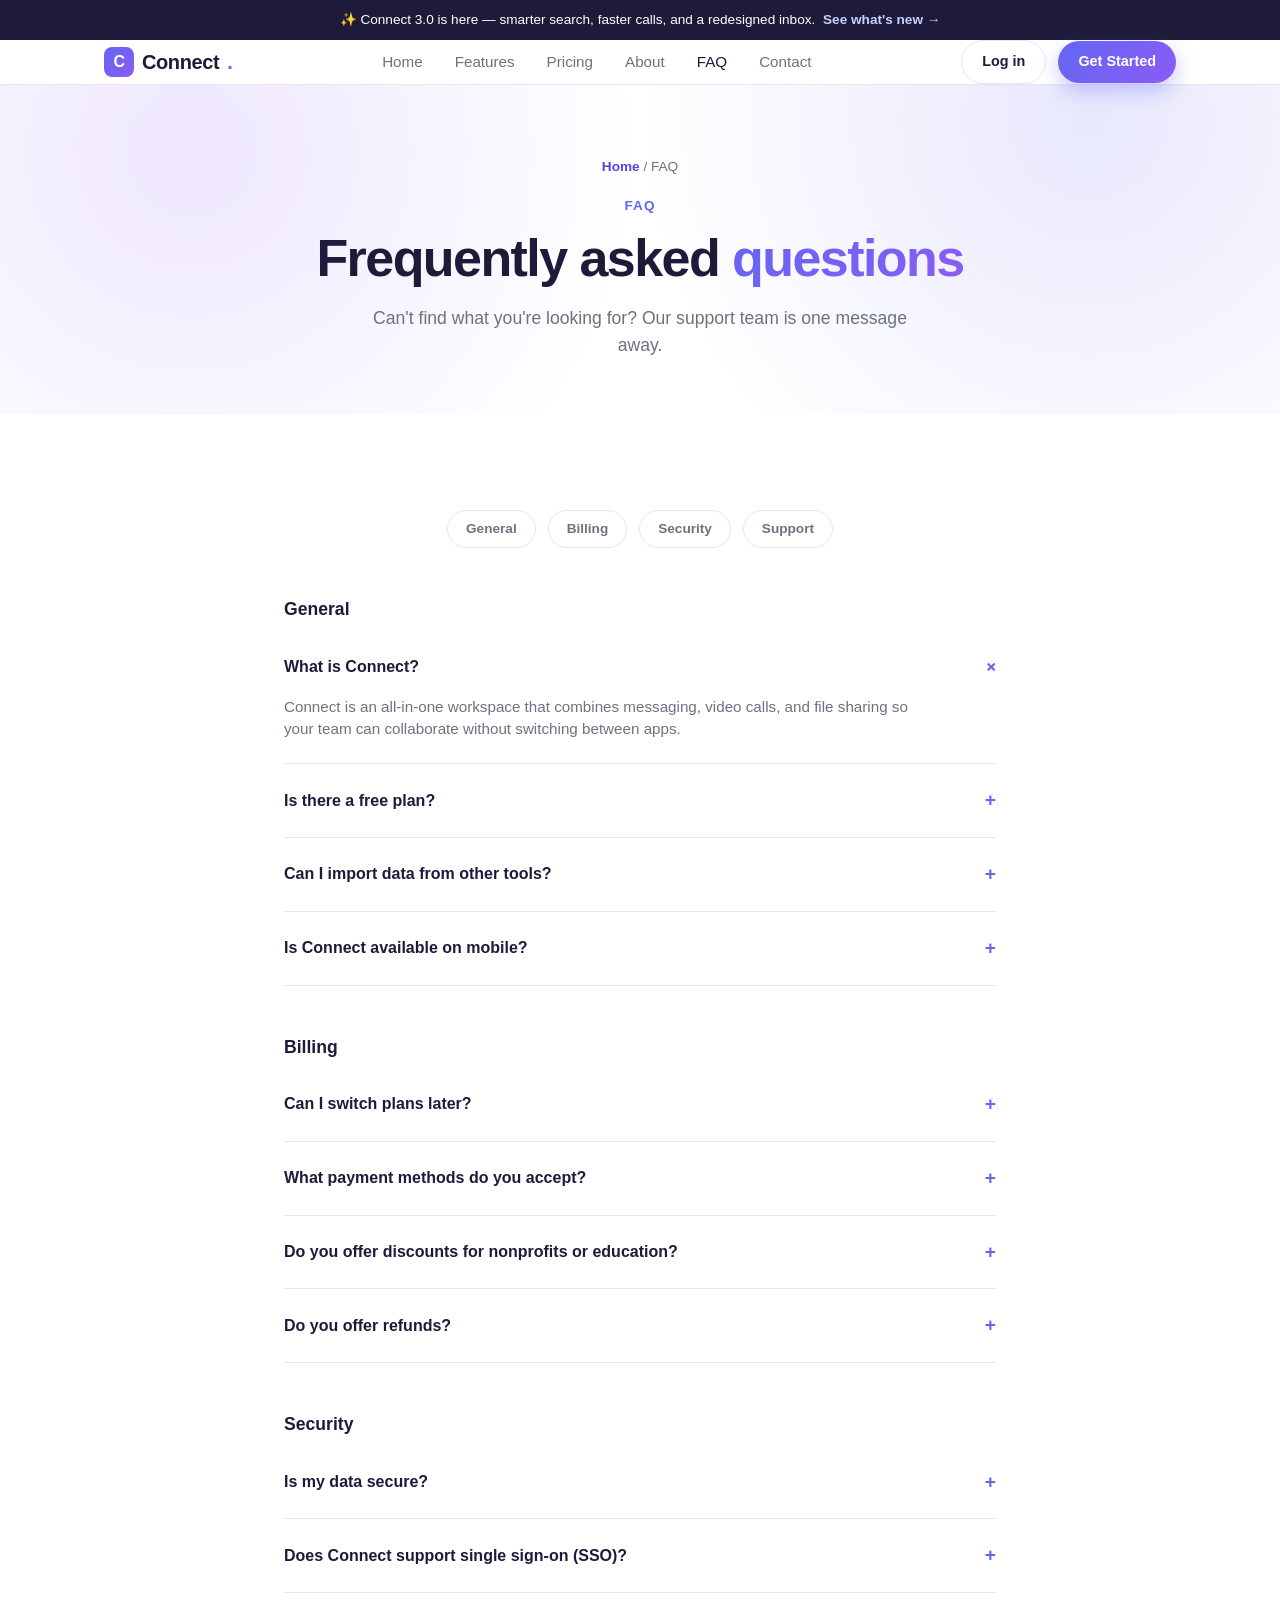
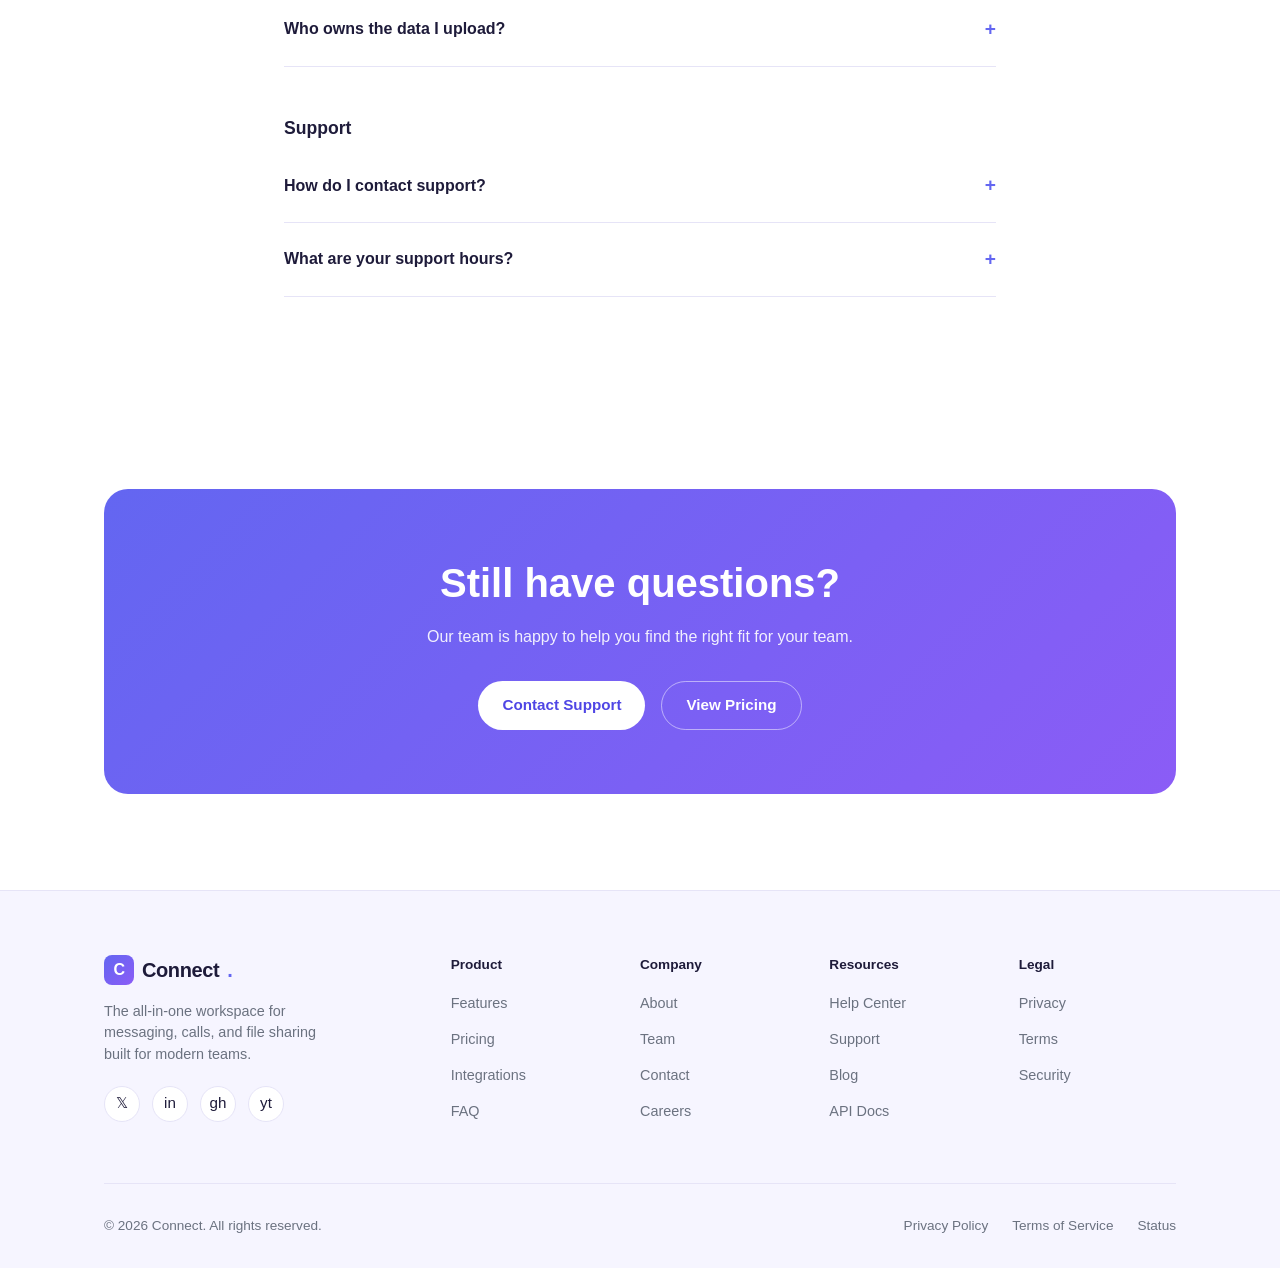
<file: faq.html>
<!DOCTYPE html>
<html lang="en">
<head>
    <meta charset="UTF-8">
    <meta name="viewport" content="width=device-width, initial-scale=1.0">
    <title>FAQ — Connect</title>
    <meta name="description" content="Answers to common questions about Connect — account, billing, security, and more.">
    <link rel="stylesheet" href="css/style.css">
</head>
<body>
    <div class="announce">
        ✨ Connect 3.0 is here — smarter search, faster calls, and a redesigned inbox.
        <a href="features.html">See what's new →</a>
    </div>

    <header>
        <nav class="container">
            <a href="index.html" class="logo"><span class="mark">C</span>Connect<span>.</span></a>
            <ul class="nav-links">
                <li><a href="index.html">Home</a></li>
                <li><a href="features.html">Features</a></li>
                <li><a href="pricing.html">Pricing</a></li>
                <li><a href="about.html">About</a></li>
                <li><a href="faq.html" class="active">FAQ</a></li>
                <li><a href="contact.html">Contact</a></li>
            </ul>
            <div class="nav-cta">
                <a href="contact.html" class="btn btn-outline btn-sm">Log in</a>
                <a href="pricing.html" class="btn btn-primary btn-sm">Get Started</a>
            </div>
            <button class="nav-toggle" aria-label="Toggle menu" aria-expanded="false">☰</button>
        </nav>
        <div class="mobile-menu">
            <a href="index.html">Home</a>
            <a href="features.html">Features</a>
            <a href="pricing.html">Pricing</a>
            <a href="about.html">About</a>
            <a href="faq.html">FAQ</a>
            <a href="contact.html">Contact</a>
        </div>
    </header>

    <main>
        <section class="page-hero">
            <div class="container">
                <div class="breadcrumbs"><a href="index.html">Home</a> / FAQ</div>
                <span class="eyebrow">FAQ</span>
                <h1>Frequently asked <span class="gradient-text">questions</span></h1>
                <p>Can't find what you're looking for? Our support team is one message away.</p>
            </div>
        </section>

        <section class="section">
            <div class="container-narrow">
                <div class="faq-categories">
                    <a href="#general">General</a>
                    <a href="#billing">Billing</a>
                    <a href="#security">Security</a>
                    <a href="#support">Support</a>
                </div>

                <h2 class="faq-group-title" id="general">General</h2>
                <div class="faq-list">
                    <details class="faq-item" open>
                        <summary>What is Connect?<span class="icon">+</span></summary>
                        <p>Connect is an all-in-one workspace that combines messaging, video calls, and file sharing so your team can collaborate without switching between apps.</p>
                    </details>
                    <details class="faq-item">
                        <summary>Is there a free plan?<span class="icon">+</span></summary>
                        <p>Yes — the Starter plan is free forever for teams of up to 10 members, with 5GB of storage and core messaging and video features included.</p>
                    </details>
                    <details class="faq-item">
                        <summary>Can I import data from other tools?<span class="icon">+</span></summary>
                        <p>Yes, we offer guided migration tools for Slack, Microsoft Teams, and Discord so you can bring your channels, history, and files with you.</p>
                    </details>
                    <details class="faq-item">
                        <summary>Is Connect available on mobile?<span class="icon">+</span></summary>
                        <p>Yes, native iOS and Android apps are available for free on the App Store and Google Play, fully synced with your desktop workspace.</p>
                    </details>
                </div>

                <h2 class="faq-group-title" id="billing">Billing</h2>
                <div class="faq-list">
                    <details class="faq-item">
                        <summary>Can I switch plans later?<span class="icon">+</span></summary>
                        <p>Absolutely. You can upgrade, downgrade, or cancel your plan at any time from your workspace settings — changes take effect immediately.</p>
                    </details>
                    <details class="faq-item">
                        <summary>What payment methods do you accept?<span class="icon">+</span></summary>
                        <p>We accept all major credit cards, and Enterprise customers can pay via invoice with net-30 terms.</p>
                    </details>
                    <details class="faq-item">
                        <summary>Do you offer discounts for nonprofits or education?<span class="icon">+</span></summary>
                        <p>Yes, eligible nonprofits and educational institutions get 30% off Pro plans. Reach out to our sales team to apply.</p>
                    </details>
                    <details class="faq-item">
                        <summary>Do you offer refunds?<span class="icon">+</span></summary>
                        <p>We offer a full refund within 14 days of any paid plan purchase, no questions asked. Just contact support.</p>
                    </details>
                </div>

                <h2 class="faq-group-title" id="security">Security</h2>
                <div class="faq-list">
                    <details class="faq-item">
                        <summary>Is my data secure?<span class="icon">+</span></summary>
                        <p>Connect is SOC 2 Type II certified. All data is encrypted in transit and at rest, and Enterprise customers can choose their data residency region.</p>
                    </details>
                    <details class="faq-item">
                        <summary>Does Connect support single sign-on (SSO)?<span class="icon">+</span></summary>
                        <p>Yes, SSO and SCIM provisioning are available on the Pro and Enterprise plans, with support for Okta, Azure AD, and any SAML 2.0 provider.</p>
                    </details>
                    <details class="faq-item">
                        <summary>Who owns the data I upload?<span class="icon">+</span></summary>
                        <p>You do. Connect never sells or trains models on your workspace data, and you can export or delete it at any time.</p>
                    </details>
                </div>

                <h2 class="faq-group-title" id="support">Support</h2>
                <div class="faq-list">
                    <details class="faq-item">
                        <summary>How do I contact support?<span class="icon">+</span></summary>
                        <p>Reach us anytime through the in-app help widget, or visit our <a href="contact.html" style="color:var(--primary-dark); font-weight:600;">contact page</a> to email or chat with the team.</p>
                    </details>
                    <details class="faq-item">
                        <summary>What are your support hours?<span class="icon">+</span></summary>
                        <p>Starter and Pro plans get email support with a 24-hour response time. Enterprise plans include 24/7 priority support with a dedicated Slack channel.</p>
                    </details>
                </div>
            </div>
        </section>

        <!-- CTA -->
        <section class="section">
            <div class="container">
                <div class="cta-band">
                    <h2>Still have questions?</h2>
                    <p>Our team is happy to help you find the right fit for your team.</p>
                    <div class="btn-row">
                        <a href="contact.html" class="btn btn-primary">Contact Support</a>
                        <a href="pricing.html" class="btn btn-outline">View Pricing</a>
                    </div>
                </div>
            </div>
        </section>
    </main>

    <footer>
        <div class="container">
            <div class="footer-grid">
                <div class="footer-brand">
                    <a href="index.html" class="logo"><span class="mark">C</span>Connect<span>.</span></a>
                    <p>The all-in-one workspace for messaging, calls, and file sharing built for modern teams.</p>
                    <div class="social-row">
                        <a href="#">𝕏</a>
                        <a href="#">in</a>
                        <a href="#">gh</a>
                        <a href="#">yt</a>
                    </div>
                </div>
                <div class="footer-col">
                    <h4>Product</h4>
                    <ul>
                        <li><a href="features.html">Features</a></li>
                        <li><a href="pricing.html">Pricing</a></li>
                        <li><a href="features.html#integrations">Integrations</a></li>
                        <li><a href="faq.html">FAQ</a></li>
                    </ul>
                </div>
                <div class="footer-col">
                    <h4>Company</h4>
                    <ul>
                        <li><a href="about.html">About</a></li>
                        <li><a href="about.html#team">Team</a></li>
                        <li><a href="contact.html">Contact</a></li>
                        <li><a href="404.html">Careers</a></li>
                    </ul>
                </div>
                <div class="footer-col">
                    <h4>Resources</h4>
                    <ul>
                        <li><a href="faq.html">Help Center</a></li>
                        <li><a href="contact.html">Support</a></li>
                        <li><a href="404.html">Blog</a></li>
                        <li><a href="404.html">API Docs</a></li>
                    </ul>
                </div>
                <div class="footer-col">
                    <h4>Legal</h4>
                    <ul>
                        <li><a href="404.html">Privacy</a></li>
                        <li><a href="404.html">Terms</a></li>
                        <li><a href="404.html">Security</a></li>
                    </ul>
                </div>
            </div>
            <div class="footer-bottom">
                <span>© 2026 Connect. All rights reserved.</span>
                <ul>
                    <li><a href="404.html">Privacy Policy</a></li>
                    <li><a href="404.html">Terms of Service</a></li>
                    <li><a href="404.html">Status</a></li>
                </ul>
            </div>
        </div>
    </footer>

    <script src="js/main.js"></script>
</body>
</html>
</file>
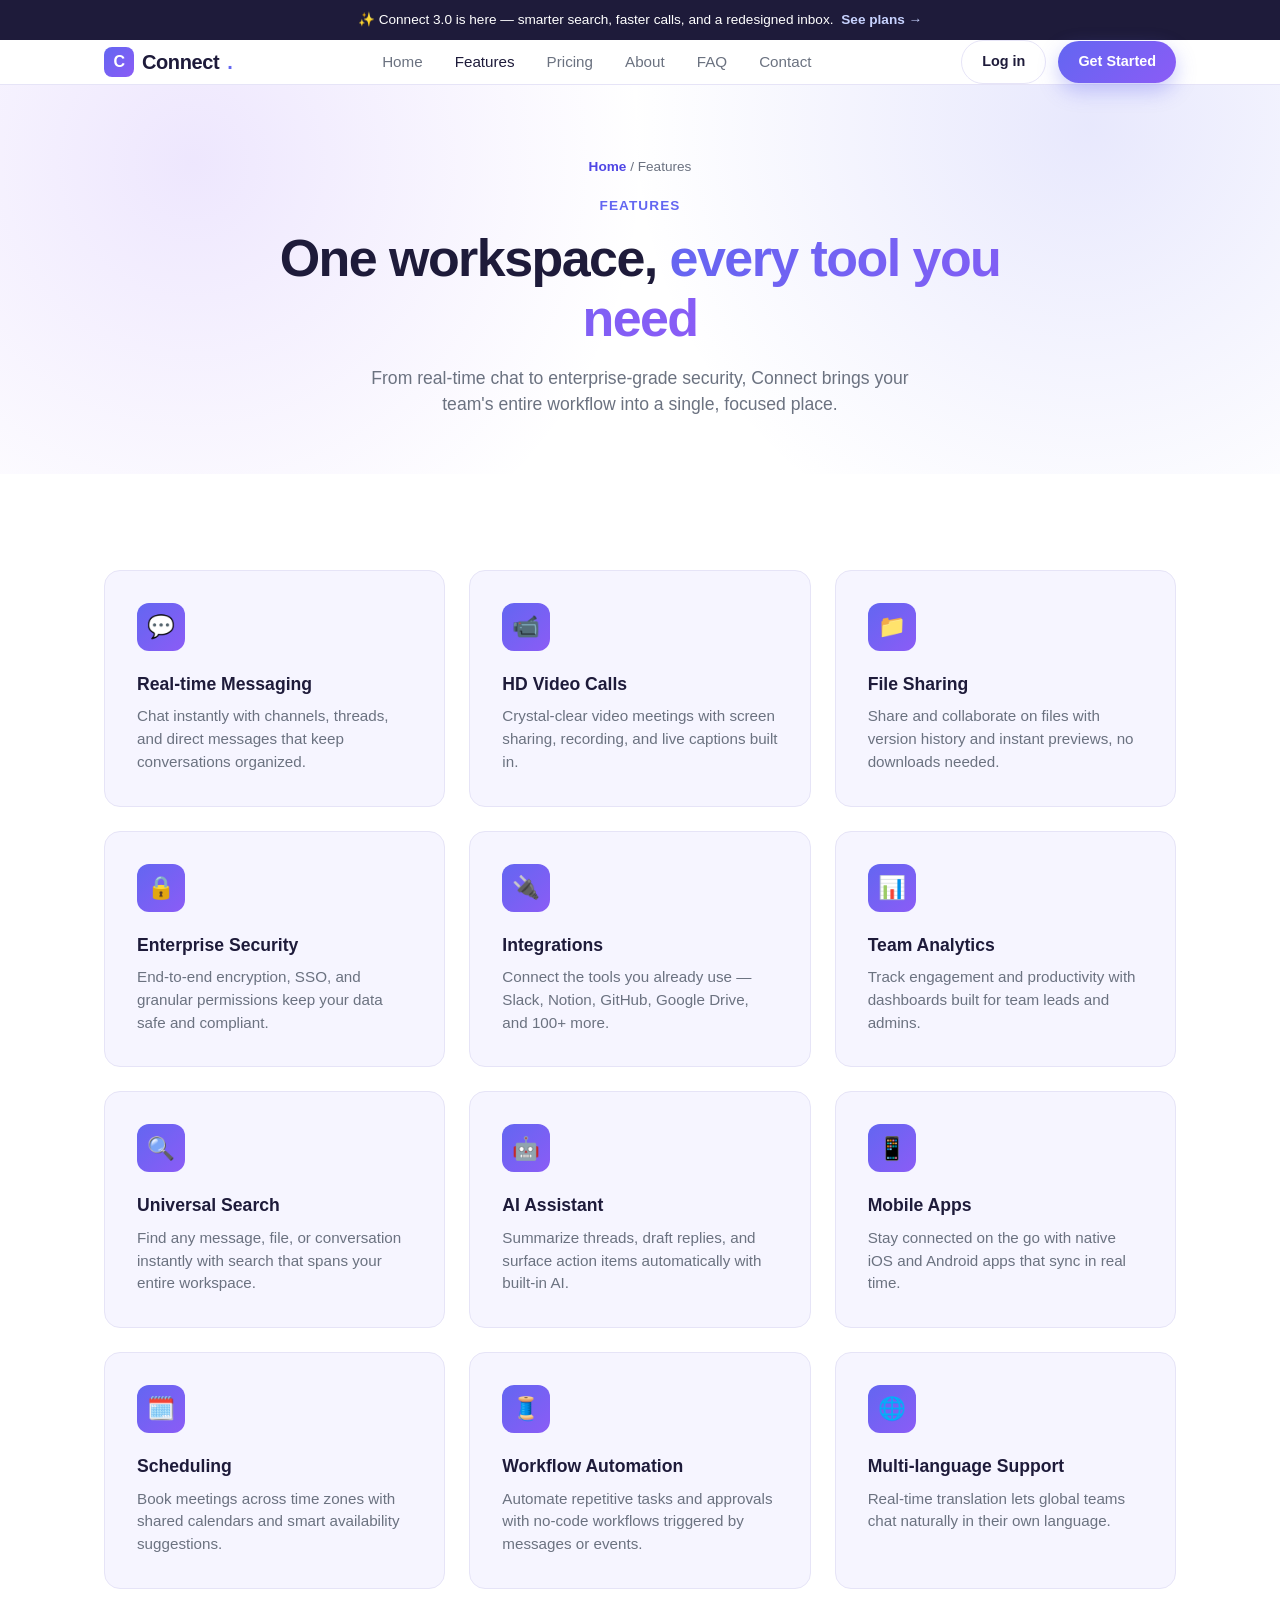
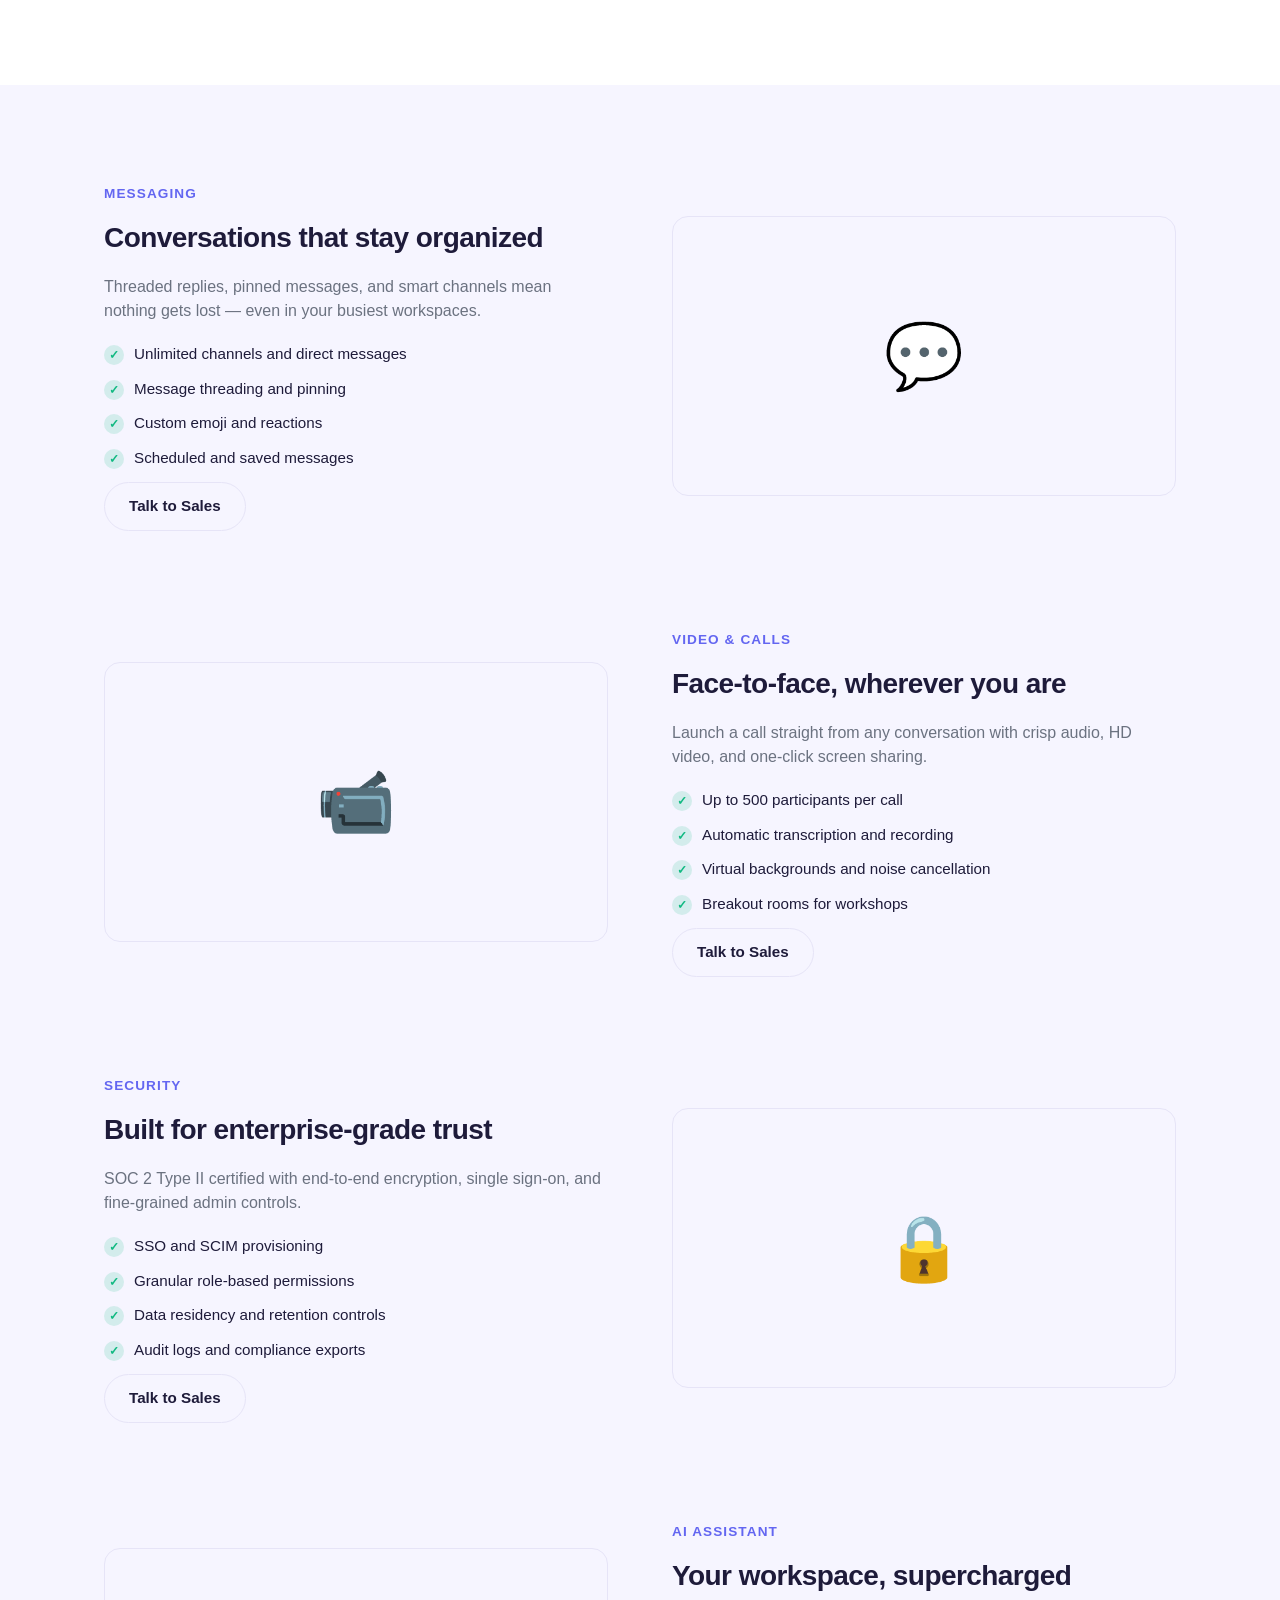
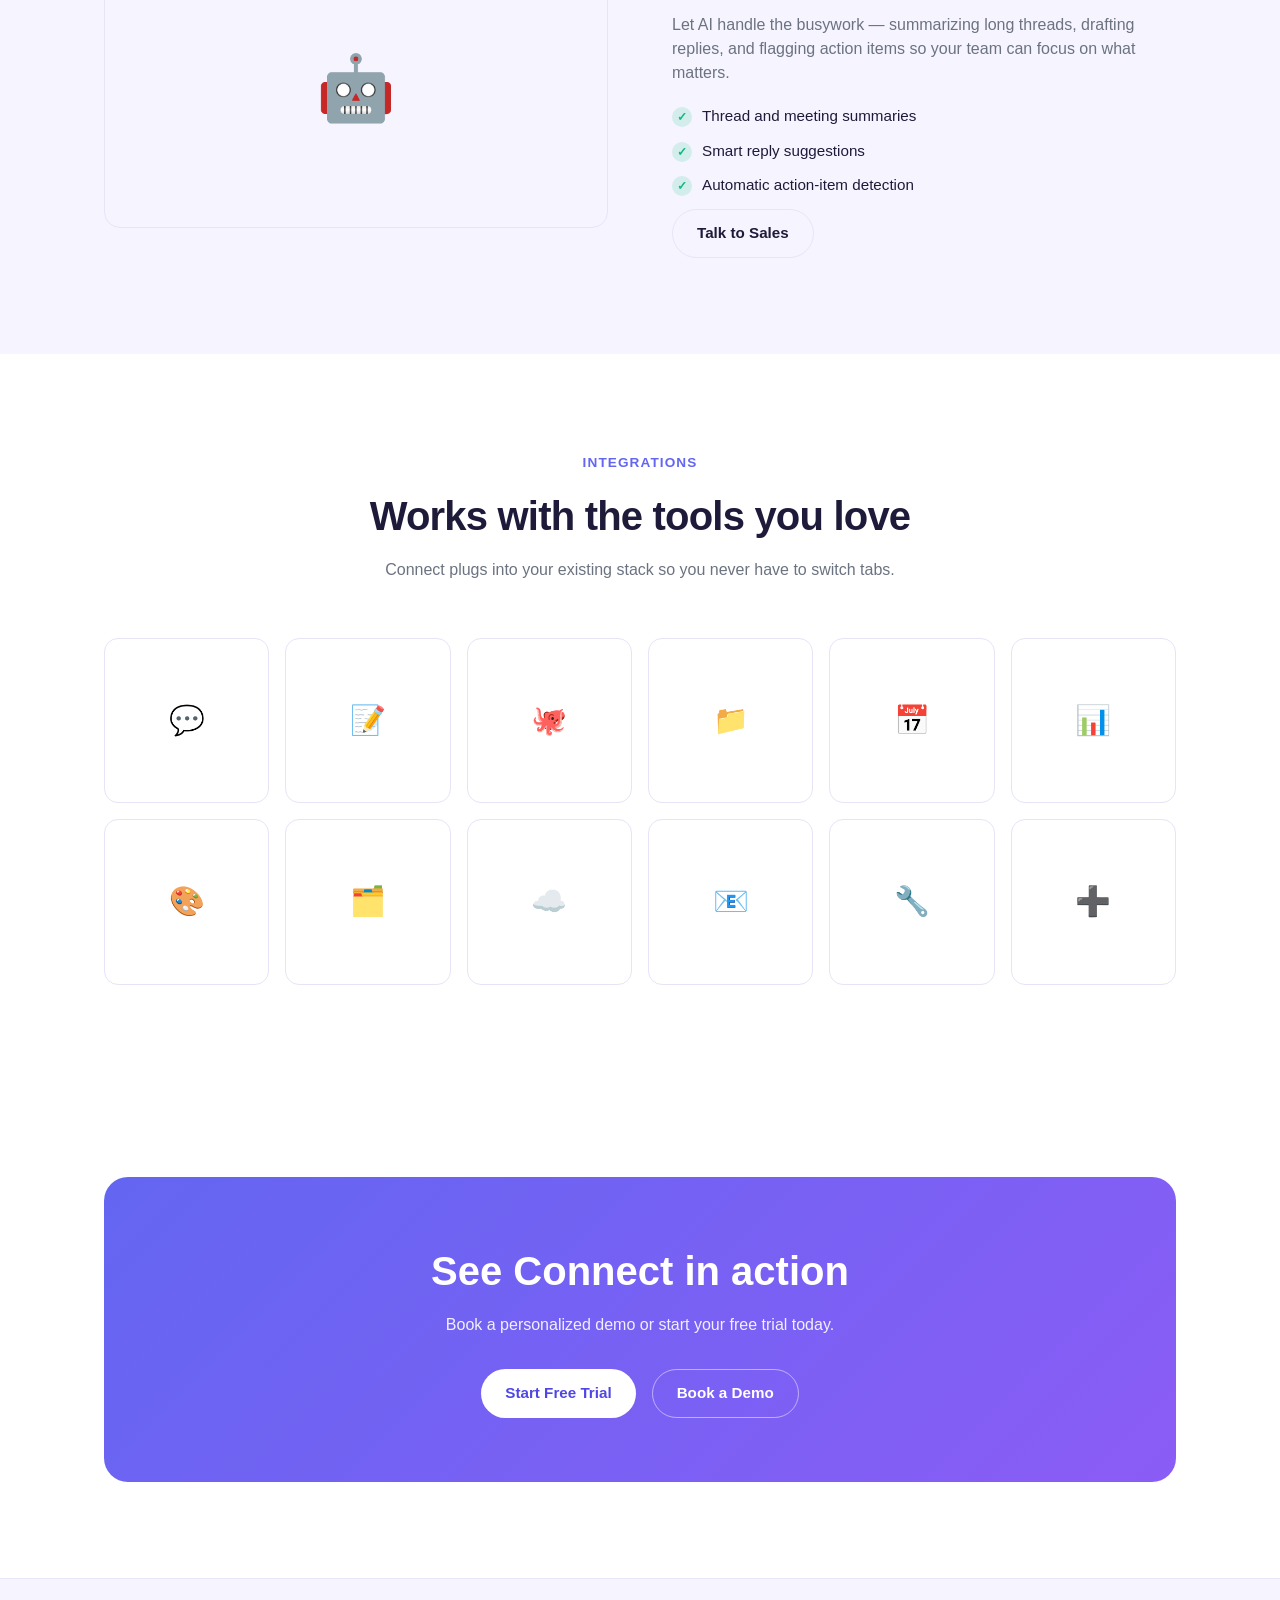
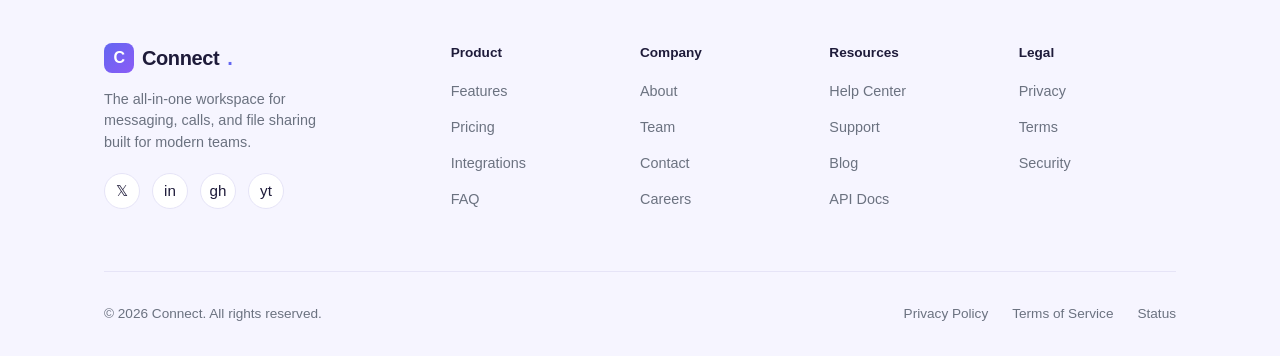
<file: features.html>
<!DOCTYPE html>
<html lang="en">
<head>
    <meta charset="UTF-8">
    <meta name="viewport" content="width=device-width, initial-scale=1.0">
    <title>Features — Connect</title>
    <meta name="description" content="Explore everything Connect offers: messaging, video calls, file sharing, security, integrations, and more.">
    <link rel="stylesheet" href="css/style.css">
</head>
<body>
    <div class="announce">
        ✨ Connect 3.0 is here — smarter search, faster calls, and a redesigned inbox.
        <a href="pricing.html">See plans →</a>
    </div>

    <header>
        <nav class="container">
            <a href="index.html" class="logo"><span class="mark">C</span>Connect<span>.</span></a>
            <ul class="nav-links">
                <li><a href="index.html">Home</a></li>
                <li><a href="features.html" class="active">Features</a></li>
                <li><a href="pricing.html">Pricing</a></li>
                <li><a href="about.html">About</a></li>
                <li><a href="faq.html">FAQ</a></li>
                <li><a href="contact.html">Contact</a></li>
            </ul>
            <div class="nav-cta">
                <a href="contact.html" class="btn btn-outline btn-sm">Log in</a>
                <a href="pricing.html" class="btn btn-primary btn-sm">Get Started</a>
            </div>
            <button class="nav-toggle" aria-label="Toggle menu" aria-expanded="false">☰</button>
        </nav>
        <div class="mobile-menu">
            <a href="index.html">Home</a>
            <a href="features.html">Features</a>
            <a href="pricing.html">Pricing</a>
            <a href="about.html">About</a>
            <a href="faq.html">FAQ</a>
            <a href="contact.html">Contact</a>
        </div>
    </header>

    <main>
        <section class="page-hero">
            <div class="container">
                <div class="breadcrumbs"><a href="index.html">Home</a> / Features</div>
                <span class="eyebrow">Features</span>
                <h1>One workspace, <span class="gradient-text">every tool you need</span></h1>
                <p>From real-time chat to enterprise-grade security, Connect brings your team's entire workflow into a single, focused place.</p>
            </div>
        </section>

        <!-- Full feature grid -->
        <section class="section">
            <div class="container">
                <div class="features-grid">
                    <div class="feature-card">
                        <div class="feature-icon">💬</div>
                        <h3>Real-time Messaging</h3>
                        <p>Chat instantly with channels, threads, and direct messages that keep conversations organized.</p>
                    </div>
                    <div class="feature-card">
                        <div class="feature-icon">📹</div>
                        <h3>HD Video Calls</h3>
                        <p>Crystal-clear video meetings with screen sharing, recording, and live captions built in.</p>
                    </div>
                    <div class="feature-card">
                        <div class="feature-icon">📁</div>
                        <h3>File Sharing</h3>
                        <p>Share and collaborate on files with version history and instant previews, no downloads needed.</p>
                    </div>
                    <div class="feature-card">
                        <div class="feature-icon">🔒</div>
                        <h3>Enterprise Security</h3>
                        <p>End-to-end encryption, SSO, and granular permissions keep your data safe and compliant.</p>
                    </div>
                    <div class="feature-card">
                        <div class="feature-icon">🔌</div>
                        <h3>Integrations</h3>
                        <p>Connect the tools you already use — Slack, Notion, GitHub, Google Drive, and 100+ more.</p>
                    </div>
                    <div class="feature-card">
                        <div class="feature-icon">📊</div>
                        <h3>Team Analytics</h3>
                        <p>Track engagement and productivity with dashboards built for team leads and admins.</p>
                    </div>
                    <div class="feature-card">
                        <div class="feature-icon">🔍</div>
                        <h3>Universal Search</h3>
                        <p>Find any message, file, or conversation instantly with search that spans your entire workspace.</p>
                    </div>
                    <div class="feature-card">
                        <div class="feature-icon">🤖</div>
                        <h3>AI Assistant</h3>
                        <p>Summarize threads, draft replies, and surface action items automatically with built-in AI.</p>
                    </div>
                    <div class="feature-card">
                        <div class="feature-icon">📱</div>
                        <h3>Mobile Apps</h3>
                        <p>Stay connected on the go with native iOS and Android apps that sync in real time.</p>
                    </div>
                    <div class="feature-card">
                        <div class="feature-icon">🗓️</div>
                        <h3>Scheduling</h3>
                        <p>Book meetings across time zones with shared calendars and smart availability suggestions.</p>
                    </div>
                    <div class="feature-card">
                        <div class="feature-icon">🧵</div>
                        <h3>Workflow Automation</h3>
                        <p>Automate repetitive tasks and approvals with no-code workflows triggered by messages or events.</p>
                    </div>
                    <div class="feature-card">
                        <div class="feature-icon">🌐</div>
                        <h3>Multi-language Support</h3>
                        <p>Real-time translation lets global teams chat naturally in their own language.</p>
                    </div>
                </div>
            </div>
        </section>

        <!-- Deep-dive split sections -->
        <section class="section section-soft">
            <div class="container">
                <div class="split">
                    <div class="split-copy">
                        <span class="eyebrow">Messaging</span>
                        <h3>Conversations that stay organized</h3>
                        <p>Threaded replies, pinned messages, and smart channels mean nothing gets lost — even in your busiest workspaces.</p>
                        <ul class="check-list">
                            <li><span class="tick">✓</span> Unlimited channels and direct messages</li>
                            <li><span class="tick">✓</span> Message threading and pinning</li>
                            <li><span class="tick">✓</span> Custom emoji and reactions</li>
                            <li><span class="tick">✓</span> Scheduled and saved messages</li>
                        </ul>
                        <a href="contact.html" class="btn btn-outline">Talk to Sales</a>
                    </div>
                    <div class="split-visual">💬</div>
                </div>

                <div class="split reverse">
                    <div class="split-copy">
                        <span class="eyebrow">Video &amp; Calls</span>
                        <h3>Face-to-face, wherever you are</h3>
                        <p>Launch a call straight from any conversation with crisp audio, HD video, and one-click screen sharing.</p>
                        <ul class="check-list">
                            <li><span class="tick">✓</span> Up to 500 participants per call</li>
                            <li><span class="tick">✓</span> Automatic transcription and recording</li>
                            <li><span class="tick">✓</span> Virtual backgrounds and noise cancellation</li>
                            <li><span class="tick">✓</span> Breakout rooms for workshops</li>
                        </ul>
                        <a href="contact.html" class="btn btn-outline">Talk to Sales</a>
                    </div>
                    <div class="split-visual">📹</div>
                </div>

                <div class="split">
                    <div class="split-copy">
                        <span class="eyebrow">Security</span>
                        <h3>Built for enterprise-grade trust</h3>
                        <p>SOC 2 Type II certified with end-to-end encryption, single sign-on, and fine-grained admin controls.</p>
                        <ul class="check-list">
                            <li><span class="tick">✓</span> SSO and SCIM provisioning</li>
                            <li><span class="tick">✓</span> Granular role-based permissions</li>
                            <li><span class="tick">✓</span> Data residency and retention controls</li>
                            <li><span class="tick">✓</span> Audit logs and compliance exports</li>
                        </ul>
                        <a href="contact.html" class="btn btn-outline">Talk to Sales</a>
                    </div>
                    <div class="split-visual">🔒</div>
                </div>

                <div class="split reverse">
                    <div class="split-copy">
                        <span class="eyebrow">AI Assistant</span>
                        <h3>Your workspace, supercharged</h3>
                        <p>Let AI handle the busywork — summarizing long threads, drafting replies, and flagging action items so your team can focus on what matters.</p>
                        <ul class="check-list">
                            <li><span class="tick">✓</span> Thread and meeting summaries</li>
                            <li><span class="tick">✓</span> Smart reply suggestions</li>
                            <li><span class="tick">✓</span> Automatic action-item detection</li>
                        </ul>
                        <a href="contact.html" class="btn btn-outline">Talk to Sales</a>
                    </div>
                    <div class="split-visual">🤖</div>
                </div>
            </div>
        </section>

        <!-- Integrations -->
        <section class="section" id="integrations">
            <div class="container">
                <div class="section-head">
                    <span class="eyebrow">Integrations</span>
                    <h2>Works with the tools you love</h2>
                    <p>Connect plugs into your existing stack so you never have to switch tabs.</p>
                </div>
                <div class="integrations-grid">
                    <div class="integration-tile">💬</div>
                    <div class="integration-tile">📝</div>
                    <div class="integration-tile">🐙</div>
                    <div class="integration-tile">📁</div>
                    <div class="integration-tile">📅</div>
                    <div class="integration-tile">📊</div>
                    <div class="integration-tile">🎨</div>
                    <div class="integration-tile">🗂️</div>
                    <div class="integration-tile">☁️</div>
                    <div class="integration-tile">📧</div>
                    <div class="integration-tile">🔧</div>
                    <div class="integration-tile">➕</div>
                </div>
            </div>
        </section>

        <!-- CTA -->
        <section class="section">
            <div class="container">
                <div class="cta-band">
                    <h2>See Connect in action</h2>
                    <p>Book a personalized demo or start your free trial today.</p>
                    <div class="btn-row">
                        <a href="pricing.html" class="btn btn-primary">Start Free Trial</a>
                        <a href="contact.html" class="btn btn-outline">Book a Demo</a>
                    </div>
                </div>
            </div>
        </section>
    </main>

    <footer>
        <div class="container">
            <div class="footer-grid">
                <div class="footer-brand">
                    <a href="index.html" class="logo"><span class="mark">C</span>Connect<span>.</span></a>
                    <p>The all-in-one workspace for messaging, calls, and file sharing built for modern teams.</p>
                    <div class="social-row">
                        <a href="#">𝕏</a>
                        <a href="#">in</a>
                        <a href="#">gh</a>
                        <a href="#">yt</a>
                    </div>
                </div>
                <div class="footer-col">
                    <h4>Product</h4>
                    <ul>
                        <li><a href="features.html">Features</a></li>
                        <li><a href="pricing.html">Pricing</a></li>
                        <li><a href="features.html#integrations">Integrations</a></li>
                        <li><a href="faq.html">FAQ</a></li>
                    </ul>
                </div>
                <div class="footer-col">
                    <h4>Company</h4>
                    <ul>
                        <li><a href="about.html">About</a></li>
                        <li><a href="about.html#team">Team</a></li>
                        <li><a href="contact.html">Contact</a></li>
                        <li><a href="404.html">Careers</a></li>
                    </ul>
                </div>
                <div class="footer-col">
                    <h4>Resources</h4>
                    <ul>
                        <li><a href="faq.html">Help Center</a></li>
                        <li><a href="contact.html">Support</a></li>
                        <li><a href="404.html">Blog</a></li>
                        <li><a href="404.html">API Docs</a></li>
                    </ul>
                </div>
                <div class="footer-col">
                    <h4>Legal</h4>
                    <ul>
                        <li><a href="404.html">Privacy</a></li>
                        <li><a href="404.html">Terms</a></li>
                        <li><a href="404.html">Security</a></li>
                    </ul>
                </div>
            </div>
            <div class="footer-bottom">
                <span>© 2026 Connect. All rights reserved.</span>
                <ul>
                    <li><a href="404.html">Privacy Policy</a></li>
                    <li><a href="404.html">Terms of Service</a></li>
                    <li><a href="404.html">Status</a></li>
                </ul>
            </div>
        </div>
    </footer>

    <script src="js/main.js"></script>
</body>
</html>
</file>
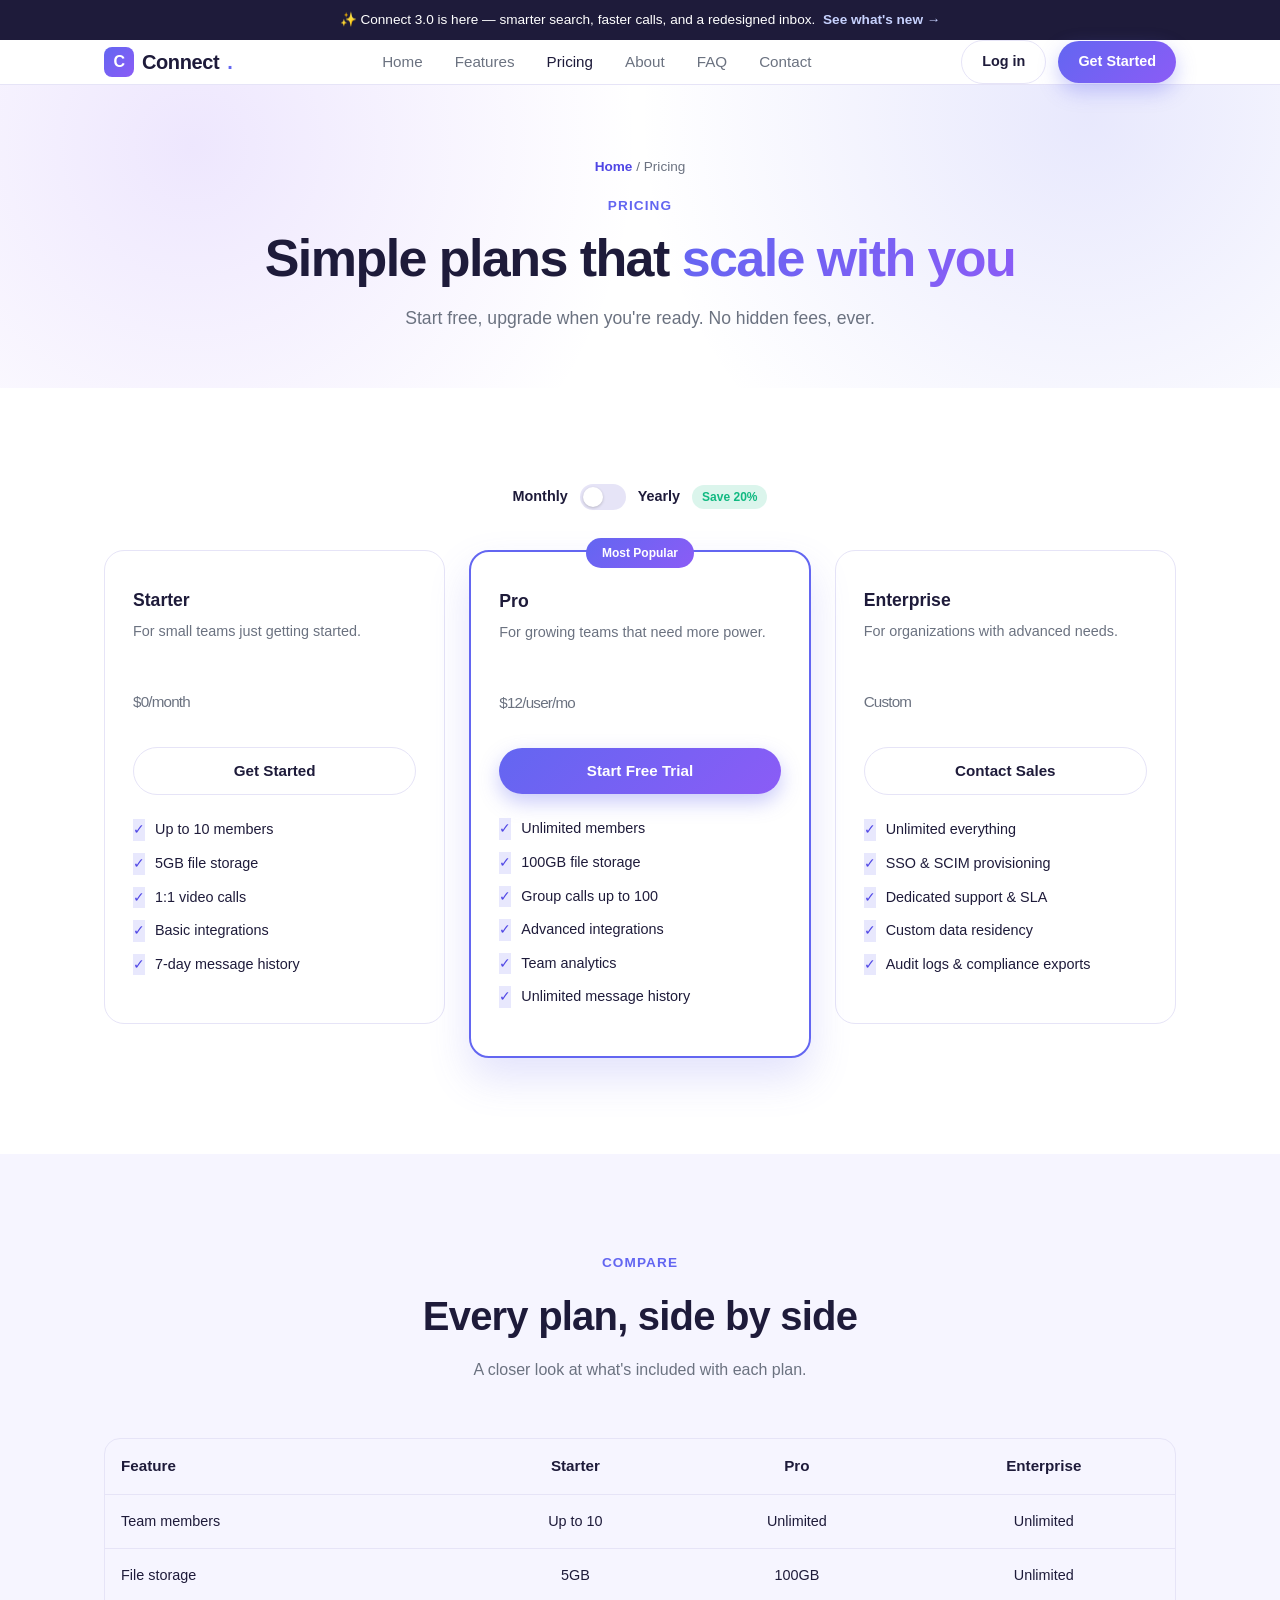
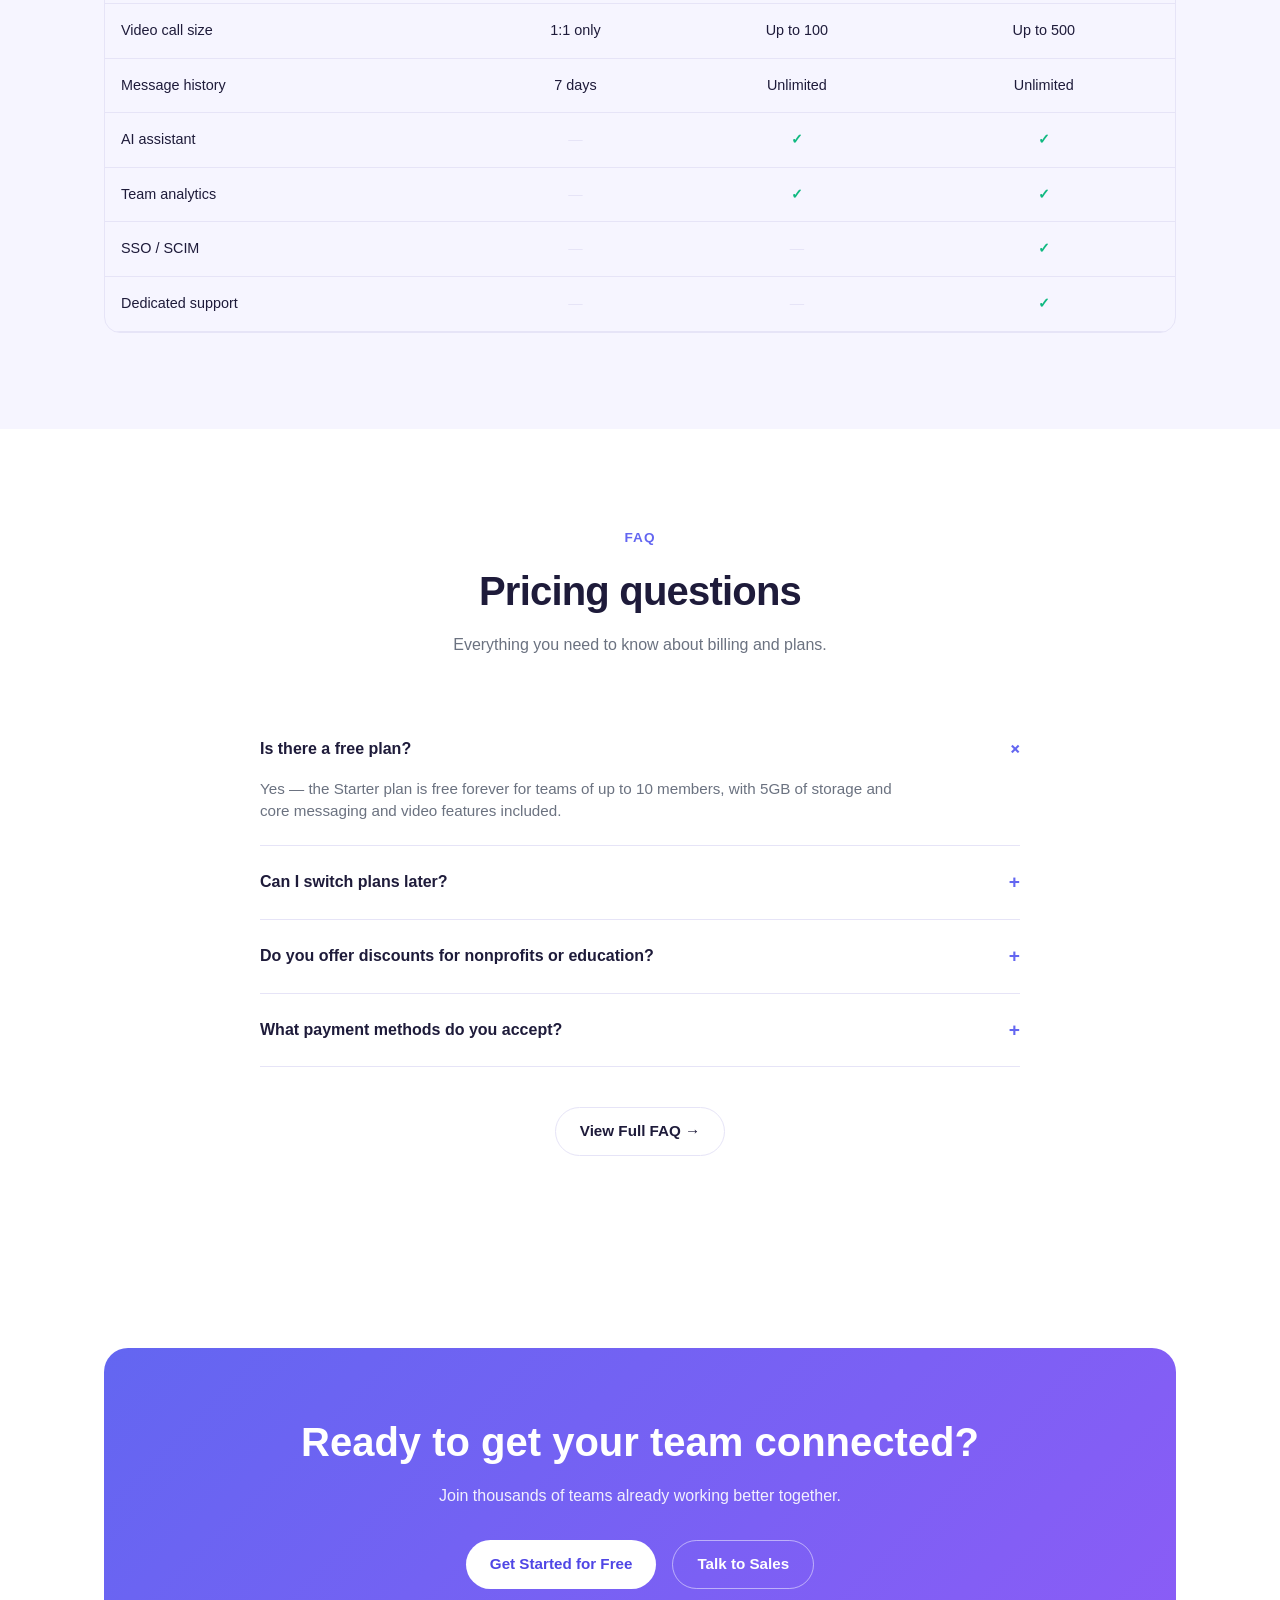
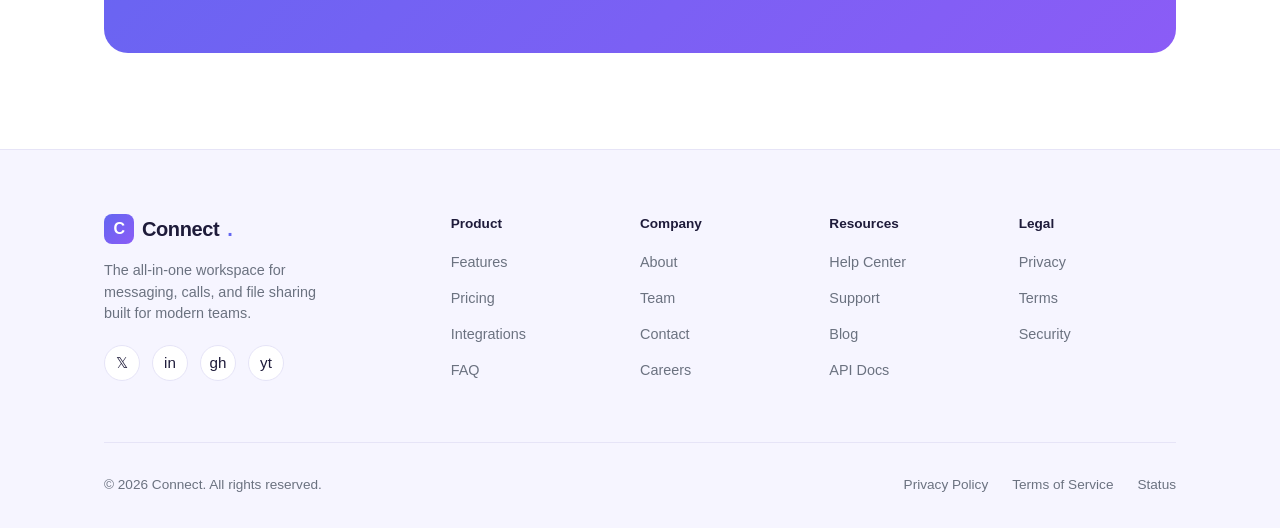
<file: pricing.html>
<!DOCTYPE html>
<html lang="en">
<head>
    <meta charset="UTF-8">
    <meta name="viewport" content="width=device-width, initial-scale=1.0">
    <title>Pricing — Connect</title>
    <meta name="description" content="Simple, transparent pricing for teams of every size. Start free, upgrade when you're ready.">
    <link rel="stylesheet" href="css/style.css">
</head>
<body>
    <div class="announce">
        ✨ Connect 3.0 is here — smarter search, faster calls, and a redesigned inbox.
        <a href="features.html">See what's new →</a>
    </div>

    <header>
        <nav class="container">
            <a href="index.html" class="logo"><span class="mark">C</span>Connect<span>.</span></a>
            <ul class="nav-links">
                <li><a href="index.html">Home</a></li>
                <li><a href="features.html">Features</a></li>
                <li><a href="pricing.html" class="active">Pricing</a></li>
                <li><a href="about.html">About</a></li>
                <li><a href="faq.html">FAQ</a></li>
                <li><a href="contact.html">Contact</a></li>
            </ul>
            <div class="nav-cta">
                <a href="contact.html" class="btn btn-outline btn-sm">Log in</a>
                <a href="#plans" class="btn btn-primary btn-sm">Get Started</a>
            </div>
            <button class="nav-toggle" aria-label="Toggle menu" aria-expanded="false">☰</button>
        </nav>
        <div class="mobile-menu">
            <a href="index.html">Home</a>
            <a href="features.html">Features</a>
            <a href="pricing.html">Pricing</a>
            <a href="about.html">About</a>
            <a href="faq.html">FAQ</a>
            <a href="contact.html">Contact</a>
        </div>
    </header>

    <main>
        <section class="page-hero">
            <div class="container">
                <div class="breadcrumbs"><a href="index.html">Home</a> / Pricing</div>
                <span class="eyebrow">Pricing</span>
                <h1>Simple plans that <span class="gradient-text">scale with you</span></h1>
                <p>Start free, upgrade when you're ready. No hidden fees, ever.</p>
            </div>
        </section>

        <!-- Pricing -->
        <section class="section" id="plans">
            <div class="container">
                <div class="billing-toggle">
                    <span>Monthly</span>
                    <button class="switch" id="billing-switch" aria-label="Toggle yearly billing"></button>
                    <span>Yearly</span>
                    <span class="save-badge">Save 20%</span>
                </div>
                <div class="pricing-grid">
                    <div class="price-card">
                        <h3>Starter</h3>
                        <p class="desc">For small teams just getting started.</p>
                        <div class="price"><span data-monthly="$0" data-yearly="$0">$0</span><span>/month</span></div>
                        <a href="contact.html" class="btn btn-outline btn-block">Get Started</a>
                        <ul>
                            <li><span class="tick tick-sm">✓</span> Up to 10 members</li>
                            <li><span class="tick tick-sm">✓</span> 5GB file storage</li>
                            <li><span class="tick tick-sm">✓</span> 1:1 video calls</li>
                            <li><span class="tick tick-sm">✓</span> Basic integrations</li>
                            <li><span class="tick tick-sm">✓</span> 7-day message history</li>
                        </ul>
                    </div>
                    <div class="price-card featured">
                        <span class="tag">Most Popular</span>
                        <h3>Pro</h3>
                        <p class="desc">For growing teams that need more power.</p>
                        <div class="price"><span data-monthly="$12" data-yearly="$9.60">$12</span><span>/user/mo</span></div>
                        <a href="contact.html" class="btn btn-primary btn-block">Start Free Trial</a>
                        <ul>
                            <li><span class="tick tick-sm">✓</span> Unlimited members</li>
                            <li><span class="tick tick-sm">✓</span> 100GB file storage</li>
                            <li><span class="tick tick-sm">✓</span> Group calls up to 100</li>
                            <li><span class="tick tick-sm">✓</span> Advanced integrations</li>
                            <li><span class="tick tick-sm">✓</span> Team analytics</li>
                            <li><span class="tick tick-sm">✓</span> Unlimited message history</li>
                        </ul>
                    </div>
                    <div class="price-card">
                        <h3>Enterprise</h3>
                        <p class="desc">For organizations with advanced needs.</p>
                        <div class="price"><span data-monthly="Custom" data-yearly="Custom">Custom</span></div>
                        <a href="contact.html" class="btn btn-outline btn-block">Contact Sales</a>
                        <ul>
                            <li><span class="tick tick-sm">✓</span> Unlimited everything</li>
                            <li><span class="tick tick-sm">✓</span> SSO &amp; SCIM provisioning</li>
                            <li><span class="tick tick-sm">✓</span> Dedicated support &amp; SLA</li>
                            <li><span class="tick tick-sm">✓</span> Custom data residency</li>
                            <li><span class="tick tick-sm">✓</span> Audit logs &amp; compliance exports</li>
                        </ul>
                    </div>
                </div>
            </div>
        </section>

        <!-- Comparison table -->
        <section class="section section-soft">
            <div class="container">
                <div class="section-head">
                    <span class="eyebrow">Compare</span>
                    <h2>Every plan, side by side</h2>
                    <p>A closer look at what's included with each plan.</p>
                </div>
                <div class="table-wrap">
                    <table class="compare-table">
                        <thead>
                            <tr>
                                <th>Feature</th>
                                <th>Starter</th>
                                <th>Pro</th>
                                <th>Enterprise</th>
                            </tr>
                        </thead>
                        <tbody>
                            <tr>
                                <td>Team members</td>
                                <td>Up to 10</td>
                                <td>Unlimited</td>
                                <td>Unlimited</td>
                            </tr>
                            <tr>
                                <td>File storage</td>
                                <td>5GB</td>
                                <td>100GB</td>
                                <td>Unlimited</td>
                            </tr>
                            <tr>
                                <td>Video call size</td>
                                <td>1:1 only</td>
                                <td>Up to 100</td>
                                <td>Up to 500</td>
                            </tr>
                            <tr>
                                <td>Message history</td>
                                <td>7 days</td>
                                <td>Unlimited</td>
                                <td>Unlimited</td>
                            </tr>
                            <tr>
                                <td>AI assistant</td>
                                <td class="no">—</td>
                                <td class="yes">✓</td>
                                <td class="yes">✓</td>
                            </tr>
                            <tr>
                                <td>Team analytics</td>
                                <td class="no">—</td>
                                <td class="yes">✓</td>
                                <td class="yes">✓</td>
                            </tr>
                            <tr>
                                <td>SSO / SCIM</td>
                                <td class="no">—</td>
                                <td class="no">—</td>
                                <td class="yes">✓</td>
                            </tr>
                            <tr>
                                <td>Dedicated support</td>
                                <td class="no">—</td>
                                <td class="no">—</td>
                                <td class="yes">✓</td>
                            </tr>
                        </tbody>
                    </table>
                </div>
            </div>
        </section>

        <!-- Pricing FAQ -->
        <section class="section">
            <div class="container">
                <div class="section-head">
                    <span class="eyebrow">FAQ</span>
                    <h2>Pricing questions</h2>
                    <p>Everything you need to know about billing and plans.</p>
                </div>
                <div class="faq-list">
                    <details class="faq-item" open>
                        <summary>Is there a free plan?<span class="icon">+</span></summary>
                        <p>Yes — the Starter plan is free forever for teams of up to 10 members, with 5GB of storage and core messaging and video features included.</p>
                    </details>
                    <details class="faq-item">
                        <summary>Can I switch plans later?<span class="icon">+</span></summary>
                        <p>Absolutely. You can upgrade, downgrade, or cancel your plan at any time from your workspace settings — changes take effect immediately.</p>
                    </details>
                    <details class="faq-item">
                        <summary>Do you offer discounts for nonprofits or education?<span class="icon">+</span></summary>
                        <p>Yes, eligible nonprofits and educational institutions get 30% off Pro plans. Reach out to our sales team to apply.</p>
                    </details>
                    <details class="faq-item">
                        <summary>What payment methods do you accept?<span class="icon">+</span></summary>
                        <p>We accept all major credit cards, and Enterprise customers can pay via invoice with net-30 terms.</p>
                    </details>
                </div>
                <div style="text-align:center; margin-top:40px;">
                    <a href="faq.html" class="btn btn-outline">View Full FAQ →</a>
                </div>
            </div>
        </section>

        <!-- CTA -->
        <section class="section">
            <div class="container">
                <div class="cta-band">
                    <h2>Ready to get your team connected?</h2>
                    <p>Join thousands of teams already working better together.</p>
                    <div class="btn-row">
                        <a href="#plans" class="btn btn-primary">Get Started for Free</a>
                        <a href="contact.html" class="btn btn-outline">Talk to Sales</a>
                    </div>
                </div>
            </div>
        </section>
    </main>

    <footer>
        <div class="container">
            <div class="footer-grid">
                <div class="footer-brand">
                    <a href="index.html" class="logo"><span class="mark">C</span>Connect<span>.</span></a>
                    <p>The all-in-one workspace for messaging, calls, and file sharing built for modern teams.</p>
                    <div class="social-row">
                        <a href="#">𝕏</a>
                        <a href="#">in</a>
                        <a href="#">gh</a>
                        <a href="#">yt</a>
                    </div>
                </div>
                <div class="footer-col">
                    <h4>Product</h4>
                    <ul>
                        <li><a href="features.html">Features</a></li>
                        <li><a href="pricing.html">Pricing</a></li>
                        <li><a href="features.html#integrations">Integrations</a></li>
                        <li><a href="faq.html">FAQ</a></li>
                    </ul>
                </div>
                <div class="footer-col">
                    <h4>Company</h4>
                    <ul>
                        <li><a href="about.html">About</a></li>
                        <li><a href="about.html#team">Team</a></li>
                        <li><a href="contact.html">Contact</a></li>
                        <li><a href="404.html">Careers</a></li>
                    </ul>
                </div>
                <div class="footer-col">
                    <h4>Resources</h4>
                    <ul>
                        <li><a href="faq.html">Help Center</a></li>
                        <li><a href="contact.html">Support</a></li>
                        <li><a href="404.html">Blog</a></li>
                        <li><a href="404.html">API Docs</a></li>
                    </ul>
                </div>
                <div class="footer-col">
                    <h4>Legal</h4>
                    <ul>
                        <li><a href="404.html">Privacy</a></li>
                        <li><a href="404.html">Terms</a></li>
                        <li><a href="404.html">Security</a></li>
                    </ul>
                </div>
            </div>
            <div class="footer-bottom">
                <span>© 2026 Connect. All rights reserved.</span>
                <ul>
                    <li><a href="404.html">Privacy Policy</a></li>
                    <li><a href="404.html">Terms of Service</a></li>
                    <li><a href="404.html">Status</a></li>
                </ul>
            </div>
        </div>
    </footer>

    <script src="js/main.js"></script>
</body>
</html>
</file>
<file: css/style.css>
:root {
    --primary: #6366f1;
    --primary-dark: #4f46e5;
    --accent: #8b5cf6;
    --ink: #1e1b3a;
    --muted: #6b7280;
    --bg: #ffffff;
    --bg-soft: #f6f5ff;
    --border: #e6e4f7;
    --green: #10b981;
    --red: #ef4444;
}

* {
    box-sizing: border-box;
    margin: 0;
    padding: 0;
}

html {
    scroll-behavior: smooth;
}

body {
    font-family: -apple-system, BlinkMacSystemFont, "Segoe UI", Roboto, sans-serif;
    color: var(--ink);
    background: var(--bg);
    line-height: 1.5;
}

a {
    text-decoration: none;
    color: inherit;
}

img {
    max-width: 100%;
    display: block;
}

ul {
    list-style: none;
}

button {
    font-family: inherit;
}

.container {
    width: 100%;
    max-width: 1120px;
    margin: 0 auto;
    padding: 0 24px;
}

.container-narrow {
    width: 100%;
    max-width: 760px;
    margin: 0 auto;
    padding: 0 24px;
}

/* Announcement bar */
.announce {
    background: var(--ink);
    color: white;
    text-align: center;
    font-size: 0.85rem;
    padding: 10px 16px;
}

.announce a {
    color: #c7d2fe;
    font-weight: 600;
    margin-left: 4px;
}

/* Nav */
header {
    position: sticky;
    top: 0;
    z-index: 20;
    background: rgba(255, 255, 255, 0.85);
    backdrop-filter: blur(8px);
    border-bottom: 1px solid var(--border);
}

nav {
    display: flex;
    align-items: center;
    justify-content: space-between;
    padding: 16px 0;
}

.logo {
    font-weight: 800;
    font-size: 1.25rem;
    letter-spacing: -0.02em;
    display: flex;
    align-items: center;
    gap: 8px;
}

.logo .mark {
    width: 30px;
    height: 30px;
    border-radius: 8px;
    background: linear-gradient(135deg, var(--primary), var(--accent));
    display: inline-flex;
    align-items: center;
    justify-content: center;
    color: white;
    font-size: 1rem;
    flex-shrink: 0;
}

.logo span {
    color: var(--primary);
}

.nav-links {
    display: flex;
    gap: 32px;
}

.nav-links a {
    font-size: 0.95rem;
    font-weight: 500;
    color: var(--muted);
    transition: color 0.2s;
}

.nav-links a:hover,
.nav-links a.active {
    color: var(--ink);
}

.nav-cta {
    display: flex;
    gap: 12px;
    align-items: center;
}

.nav-toggle {
    display: none;
    background: none;
    border: 1px solid var(--border);
    border-radius: 8px;
    width: 40px;
    height: 40px;
    font-size: 1.1rem;
    cursor: pointer;
}

.mobile-menu {
    display: none;
    flex-direction: column;
    gap: 4px;
    padding: 12px 24px 20px;
    border-top: 1px solid var(--border);
}

.mobile-menu.open {
    display: flex;
}

.mobile-menu a {
    padding: 10px 0;
    font-weight: 500;
    color: var(--muted);
    border-bottom: 1px solid var(--border);
}

.mobile-menu a:last-child {
    border-bottom: none;
}

/* Buttons */
.btn {
    display: inline-flex;
    align-items: center;
    justify-content: center;
    padding: 12px 24px;
    border-radius: 999px;
    font-weight: 600;
    font-size: 0.95rem;
    border: none;
    cursor: pointer;
    transition: transform 0.15s ease, box-shadow 0.15s ease;
}

.btn:hover {
    transform: translateY(-2px);
}

.btn-sm {
    padding: 10px 20px;
    font-size: 0.9rem;
}

.btn-lg {
    padding: 14px 32px;
    font-size: 1rem;
}

.btn-primary {
    background: linear-gradient(135deg, var(--primary), var(--accent));
    color: white;
    box-shadow: 0 8px 20px rgba(99, 102, 241, 0.35);
}

.btn-outline {
    background: transparent;
    border: 1.5px solid var(--border);
    color: var(--ink);
}

.btn-outline:hover {
    border-color: var(--primary);
}

.btn-block {
    width: 100%;
}

/* Page header (used on inner pages) */
.page-hero {
    padding: 72px 0 56px;
    text-align: center;
    background:
        radial-gradient(circle at 15% 20%, rgba(139, 92, 246, 0.15), transparent 40%),
        radial-gradient(circle at 85% 10%, rgba(99, 102, 241, 0.15), transparent 40%);
}

.page-hero .eyebrow {
    color: var(--primary);
    font-weight: 700;
    font-size: 0.85rem;
    letter-spacing: 0.08em;
    text-transform: uppercase;
}

.page-hero h1 {
    font-size: clamp(2rem, 4.5vw, 3.25rem);
    font-weight: 800;
    letter-spacing: -0.03em;
    line-height: 1.15;
    max-width: 760px;
    margin: 12px auto 16px;
}

.page-hero p {
    font-size: 1.1rem;
    color: var(--muted);
    max-width: 580px;
    margin: 0 auto;
}

.breadcrumbs {
    font-size: 0.85rem;
    color: var(--muted);
    margin-bottom: 16px;
}

.breadcrumbs a {
    color: var(--primary-dark);
    font-weight: 600;
}

/* Hero (home) */
.hero {
    padding: 96px 0 64px;
    text-align: center;
    background:
        radial-gradient(circle at 15% 20%, rgba(139, 92, 246, 0.15), transparent 40%),
        radial-gradient(circle at 85% 10%, rgba(99, 102, 241, 0.15), transparent 40%);
}

.badge {
    display: inline-block;
    padding: 6px 16px;
    border-radius: 999px;
    background: var(--bg-soft);
    color: var(--primary-dark);
    font-size: 0.85rem;
    font-weight: 600;
    margin-bottom: 24px;
}

.hero h1 {
    font-size: clamp(2.25rem, 5vw, 3.75rem);
    font-weight: 800;
    letter-spacing: -0.03em;
    line-height: 1.1;
    max-width: 760px;
    margin: 0 auto 20px;
}

.hero h1 .gradient,
.gradient-text {
    background: linear-gradient(135deg, var(--primary), var(--accent));
    -webkit-background-clip: text;
    background-clip: text;
    color: transparent;
}

.hero p {
    font-size: 1.15rem;
    color: var(--muted);
    max-width: 560px;
    margin: 0 auto 36px;
}

.hero-cta {
    display: flex;
    gap: 16px;
    justify-content: center;
    margin-bottom: 20px;
}

.hero-note {
    font-size: 0.85rem;
    color: var(--muted);
}

.hero-shot {
    margin-top: 64px;
    border-radius: 20px;
    border: 1px solid var(--border);
    box-shadow: 0 30px 60px rgba(30, 27, 58, 0.12);
    overflow: hidden;
}

.hero-shot-inner {
    background: linear-gradient(135deg, #eef2ff, #f5f3ff);
    padding: 32px;
}

.mock-window {
    background: white;
    border-radius: 12px;
    overflow: hidden;
    border: 1px solid var(--border);
    text-align: left;
}

.mock-titlebar {
    display: flex;
    gap: 6px;
    padding: 12px 16px;
    border-bottom: 1px solid var(--border);
}

.mock-dot {
    width: 10px;
    height: 10px;
    border-radius: 50%;
    background: #e5e7eb;
}

.mock-body {
    display: grid;
    grid-template-columns: 200px 1fr;
    min-height: 280px;
}

.mock-sidebar {
    background: var(--bg-soft);
    padding: 20px 16px;
    border-right: 1px solid var(--border);
}

.mock-channel {
    font-size: 0.85rem;
    color: var(--muted);
    padding: 8px 10px;
    border-radius: 8px;
    margin-bottom: 4px;
}

.mock-channel.active {
    background: white;
    color: var(--ink);
    font-weight: 600;
    box-shadow: 0 1px 2px rgba(0, 0, 0, 0.05);
}

.mock-main {
    padding: 20px 24px;
}

.mock-bubble {
    display: flex;
    gap: 10px;
    margin-bottom: 18px;
    align-items: flex-start;
}

.mock-bubble .avatar {
    width: 32px;
    height: 32px;
    font-size: 0.8rem;
}

.mock-bubble .text {
    background: var(--bg-soft);
    padding: 10px 14px;
    border-radius: 0 12px 12px 12px;
    font-size: 0.85rem;
    color: var(--ink);
}

/* Trust bar */
.trust {
    padding: 40px 0;
    text-align: center;
}

.trust p {
    font-size: 0.8rem;
    font-weight: 700;
    letter-spacing: 0.1em;
    text-transform: uppercase;
    color: var(--muted);
    margin-bottom: 24px;
}

.trust-logos {
    display: flex;
    justify-content: center;
    align-items: center;
    gap: 48px;
    flex-wrap: wrap;
    font-weight: 800;
    font-size: 1.1rem;
    color: #b7b3d9;
}

/* Stats */
.stats {
    display: flex;
    justify-content: center;
    gap: 64px;
    flex-wrap: wrap;
    padding: 48px 0;
    border-top: 1px solid var(--border);
    border-bottom: 1px solid var(--border);
}

.stat {
    text-align: center;
}

.stat .num {
    font-size: 2rem;
    font-weight: 800;
    color: var(--ink);
}

.stat .label {
    font-size: 0.9rem;
    color: var(--muted);
}

/* Sections */
.section {
    padding: 96px 0;
}

.section-sm {
    padding: 56px 0;
}

.section-soft {
    background: var(--bg-soft);
}

.section-head {
    text-align: center;
    max-width: 600px;
    margin: 0 auto 56px;
}

.section-head.left {
    text-align: left;
    margin: 0 0 40px;
}

.section-head .eyebrow {
    color: var(--primary);
    font-weight: 700;
    font-size: 0.85rem;
    letter-spacing: 0.08em;
    text-transform: uppercase;
}

.section-head h2 {
    font-size: clamp(1.75rem, 3.5vw, 2.5rem);
    font-weight: 800;
    letter-spacing: -0.02em;
    margin: 12px 0;
}

.section-head p {
    color: var(--muted);
}

/* Features grid */
.features-grid {
    display: grid;
    grid-template-columns: repeat(3, 1fr);
    gap: 24px;
}

.feature-card {
    padding: 32px;
    border-radius: 16px;
    border: 1px solid var(--border);
    background: var(--bg-soft);
    transition: transform 0.2s ease, box-shadow 0.2s ease;
}

.feature-card:hover {
    transform: translateY(-4px);
    box-shadow: 0 12px 28px rgba(99, 102, 241, 0.12);
}

.feature-icon {
    width: 48px;
    height: 48px;
    border-radius: 12px;
    background: linear-gradient(135deg, var(--primary), var(--accent));
    display: flex;
    align-items: center;
    justify-content: center;
    font-size: 1.4rem;
    margin-bottom: 20px;
}

.feature-card h3 {
    font-size: 1.1rem;
    font-weight: 700;
    margin-bottom: 8px;
}

.feature-card p {
    color: var(--muted);
    font-size: 0.95rem;
}

/* How it works */
.steps {
    display: grid;
    grid-template-columns: repeat(4, 1fr);
    gap: 24px;
}

.step {
    position: relative;
    padding: 28px 24px 24px;
}

.step .step-num {
    width: 40px;
    height: 40px;
    border-radius: 50%;
    border: 2px solid var(--primary);
    color: var(--primary-dark);
    font-weight: 800;
    display: flex;
    align-items: center;
    justify-content: center;
    margin-bottom: 18px;
}

.step h3 {
    font-size: 1.05rem;
    font-weight: 700;
    margin-bottom: 8px;
}

.step p {
    color: var(--muted);
    font-size: 0.9rem;
}

/* Split feature rows */
.split {
    display: grid;
    grid-template-columns: 1fr 1fr;
    gap: 64px;
    align-items: center;
}

.split:not(:last-child) {
    margin-bottom: 96px;
}

.split.reverse .split-copy {
    order: 2;
}

.split-copy .eyebrow {
    color: var(--primary);
    font-weight: 700;
    font-size: 0.85rem;
    letter-spacing: 0.08em;
    text-transform: uppercase;
}

.split-copy h3 {
    font-size: 1.75rem;
    font-weight: 800;
    letter-spacing: -0.02em;
    margin: 12px 0 16px;
}

.split-copy p {
    color: var(--muted);
    margin-bottom: 20px;
}

.check-list li {
    display: flex;
    align-items: flex-start;
    gap: 10px;
    margin-bottom: 12px;
    font-size: 0.95rem;
}

.check-list .tick {
    width: 20px;
    height: 20px;
    border-radius: 50%;
    background: rgba(16, 185, 129, 0.15);
    color: var(--green);
    font-size: 0.75rem;
    font-weight: 800;
    display: flex;
    align-items: center;
    justify-content: center;
    flex-shrink: 0;
    margin-top: 2px;
}

.tick-sm {
    background: rgba(99, 102, 241, .15);
    color: var(--primary-dark);
}

.split-visual {
    border-radius: 16px;
    background: var(--bg-soft);
    border: 1px solid var(--border);
    padding: 32px;
    min-height: 280px;
    display: flex;
    align-items: center;
    justify-content: center;
    font-size: 4rem;
}

/* Integrations */
.integrations-grid {
    display: grid;
    grid-template-columns: repeat(6, 1fr);
    gap: 16px;
}

.integration-tile {
    aspect-ratio: 1;
    border-radius: 14px;
    border: 1px solid var(--border);
    background: white;
    display: flex;
    align-items: center;
    justify-content: center;
    font-size: 1.8rem;
    transition: transform 0.2s ease, box-shadow 0.2s ease;
}

.integration-tile:hover {
    transform: translateY(-3px);
    box-shadow: 0 10px 20px rgba(99, 102, 241, 0.12);
}

/* Pricing */
.pricing-grid {
    display: grid;
    grid-template-columns: repeat(3, 1fr);
    gap: 24px;
    align-items: start;
}

.price-card {
    border-radius: 20px;
    border: 1px solid var(--border);
    padding: 36px 28px;
    background: white;
}

.price-card.featured {
    border: 2px solid var(--primary);
    box-shadow: 0 20px 40px rgba(99, 102, 241, 0.18);
    position: relative;
}

.price-card .tag {
    position: absolute;
    top: -14px;
    left: 50%;
    transform: translateX(-50%);
    background: linear-gradient(135deg, var(--primary), var(--accent));
    color: white;
    font-size: 0.75rem;
    font-weight: 700;
    padding: 6px 16px;
    border-radius: 999px;
}

.price-card h3 {
    font-size: 1.1rem;
    font-weight: 700;
    margin-bottom: 8px;
}

.price-card .desc {
    color: var(--muted);
    font-size: 0.9rem;
    margin-bottom: 20px;
}

.price-card .price {
    font-size: 2.5rem;
    font-weight: 800;
    letter-spacing: -0.02em;
}

.price-card .price span {
    font-size: 0.95rem;
    font-weight: 500;
    color: var(--muted);
}

.price-card .btn {
    margin: 24px 0;
}

.price-card ul li {
    display: flex;
    align-items: flex-start;
    gap: 10px;
    font-size: 0.9rem;
    margin-bottom: 12px;
    color: var(--ink);
}

.billing-toggle {
    display: flex;
    align-items: center;
    justify-content: center;
    gap: 12px;
    margin-bottom: 40px;
    font-size: 0.9rem;
    font-weight: 600;
}

.switch {
    position: relative;
    width: 46px;
    height: 26px;
    background: var(--border);
    border-radius: 999px;
    cursor: pointer;
    border: none;
    flex-shrink: 0;
}

.switch::after {
    content: "";
    position: absolute;
    top: 3px;
    left: 3px;
    width: 20px;
    height: 20px;
    border-radius: 50%;
    background: white;
    transition: transform 0.2s ease;
    box-shadow: 0 1px 3px rgba(0, 0, 0, 0.2);
}

.switch.on {
    background: var(--primary);
}

.switch.on::after {
    transform: translateX(20px);
}

.save-badge {
    background: rgba(16, 185, 129, 0.15);
    color: var(--green);
    font-size: 0.75rem;
    font-weight: 700;
    padding: 3px 10px;
    border-radius: 999px;
}

/* Comparison table */
.compare-table {
    width: 100%;
    border-collapse: collapse;
    font-size: 0.9rem;
}

.compare-table th,
.compare-table td {
    padding: 16px;
    text-align: center;
    border-bottom: 1px solid var(--border);
}

.compare-table th:first-child,
.compare-table td:first-child {
    text-align: left;
}

.compare-table thead th {
    font-size: 0.95rem;
    font-weight: 700;
}

.compare-table .yes {
    color: var(--green);
    font-weight: 700;
}

.compare-table .no {
    color: var(--border);
}

.table-wrap {
    overflow-x: auto;
    border: 1px solid var(--border);
    border-radius: 16px;
}

/* Testimonials grid */
.testimonial-grid {
    display: grid;
    grid-template-columns: repeat(3, 1fr);
    gap: 24px;
}

.t-card {
    padding: 28px;
    border-radius: 16px;
    border: 1px solid var(--border);
    background: white;
}

.t-card .stars {
    color: #f59e0b;
    margin-bottom: 14px;
    font-size: 0.9rem;
}

.t-card p {
    font-size: 0.95rem;
    margin-bottom: 20px;
}

.t-author {
    display: flex;
    align-items: center;
    gap: 12px;
}

.avatar {
    width: 40px;
    height: 40px;
    border-radius: 50%;
    background: linear-gradient(135deg, var(--primary), var(--accent));
    display: flex;
    align-items: center;
    justify-content: center;
    color: white;
    font-weight: 700;
    font-size: 0.85rem;
    flex-shrink: 0;
}

.t-author .name {
    font-weight: 700;
    font-size: 0.9rem;
}

.t-author .role {
    font-size: 0.8rem;
    color: var(--muted);
}

/* Team grid (About) */
.team-grid {
    display: grid;
    grid-template-columns: repeat(4, 1fr);
    gap: 24px;
}

.team-card {
    text-align: center;
    padding: 24px;
    border-radius: 16px;
    border: 1px solid var(--border);
    background: white;
}

.team-card .avatar {
    width: 72px;
    height: 72px;
    font-size: 1.3rem;
    margin: 0 auto 16px;
}

.team-card h3 {
    font-size: 1rem;
    font-weight: 700;
    margin-bottom: 4px;
}

.team-card p {
    font-size: 0.85rem;
    color: var(--muted);
}

/* Values grid (About) */
.values-grid {
    display: grid;
    grid-template-columns: repeat(2, 1fr);
    gap: 24px;
}

.value-card {
    padding: 28px;
    border-radius: 16px;
    background: var(--bg-soft);
    border: 1px solid var(--border);
}

.value-card .feature-icon {
    margin-bottom: 16px;
}

.value-card h3 {
    font-size: 1.05rem;
    font-weight: 700;
    margin-bottom: 8px;
}

.value-card p {
    color: var(--muted);
    font-size: 0.9rem;
}

/* Timeline (About) */
.timeline {
    max-width: 640px;
    margin: 0 auto;
    border-left: 2px solid var(--border);
}

.timeline-item {
    position: relative;
    padding: 0 0 40px 32px;
}

.timeline-item::before {
    content: "";
    position: absolute;
    left: -7px;
    top: 4px;
    width: 12px;
    height: 12px;
    border-radius: 50%;
    background: var(--primary);
}

.timeline-item .year {
    color: var(--primary-dark);
    font-weight: 700;
    font-size: 0.85rem;
    margin-bottom: 4px;
}

.timeline-item h3 {
    font-size: 1.05rem;
    font-weight: 700;
    margin-bottom: 6px;
}

.timeline-item p {
    color: var(--muted);
    font-size: 0.9rem;
}

/* Contact page */
.contact-grid {
    display: grid;
    grid-template-columns: 1.1fr 0.9fr;
    gap: 48px;
    align-items: start;
}

.contact-form {
    background: white;
    border: 1px solid var(--border);
    border-radius: 20px;
    padding: 36px;
}

.form-row {
    display: grid;
    grid-template-columns: 1fr 1fr;
    gap: 16px;
}

.form-group {
    margin-bottom: 20px;
}

.form-group label {
    display: block;
    font-size: 0.85rem;
    font-weight: 600;
    margin-bottom: 8px;
}

.form-group input,
.form-group textarea,
.form-group select {
    width: 100%;
    padding: 12px 14px;
    border-radius: 10px;
    border: 1.5px solid var(--border);
    font-size: 0.95rem;
    font-family: inherit;
    background: white;
}

.form-group input:focus,
.form-group textarea:focus,
.form-group select:focus {
    outline: none;
    border-color: var(--primary);
}

.form-group textarea {
    resize: vertical;
    min-height: 120px;
}

.form-note {
    font-size: 0.8rem;
    color: var(--muted);
    margin-top: 12px;
}

.form-success {
    display: none;
    background: rgba(16, 185, 129, 0.1);
    border: 1px solid rgba(16, 185, 129, 0.3);
    color: #047857;
    padding: 14px 18px;
    border-radius: 12px;
    font-size: 0.9rem;
    font-weight: 600;
    margin-bottom: 20px;
}

.form-success.show {
    display: block;
}

.contact-info-card {
    display: flex;
    gap: 16px;
    padding: 24px;
    border-radius: 16px;
    border: 1px solid var(--border);
    background: var(--bg-soft);
    margin-bottom: 16px;
}

.contact-info-card h3 {
    font-size: 1rem;
    font-weight: 700;
    margin-bottom: 4px;
}

.contact-info-card p {
    color: var(--muted);
    font-size: 0.9rem;
}

.map-placeholder {
    margin-top: 16px;
    border-radius: 16px;
    border: 1px solid var(--border);
    background:
        linear-gradient(135deg, #eef2ff, #f5f3ff);
    min-height: 180px;
    display: flex;
    align-items: center;
    justify-content: center;
    font-size: 2.5rem;
}

/* FAQ */
.faq-list {
    max-width: 760px;
    margin: 0 auto;
}

.faq-item {
    border-bottom: 1px solid var(--border);
    padding: 22px 0;
}

.faq-item summary {
    display: flex;
    align-items: center;
    justify-content: space-between;
    cursor: pointer;
    font-weight: 700;
    font-size: 1rem;
    list-style: none;
}

.faq-item summary::-webkit-details-marker {
    display: none;
}

.faq-item summary .icon {
    font-size: 1.2rem;
    color: var(--primary);
    transition: transform 0.2s ease;
    flex-shrink: 0;
    margin-left: 16px;
}

.faq-item[open] summary .icon {
    transform: rotate(45deg);
}

.faq-item p {
    color: var(--muted);
    font-size: 0.95rem;
    margin-top: 14px;
    max-width: 640px;
}

.faq-categories {
    display: flex;
    gap: 12px;
    justify-content: center;
    flex-wrap: wrap;
    margin-bottom: 48px;
}

.faq-categories a {
    padding: 8px 18px;
    border-radius: 999px;
    border: 1.5px solid var(--border);
    font-size: 0.85rem;
    font-weight: 600;
    color: var(--muted);
}

.faq-categories a:hover {
    border-color: var(--primary);
    color: var(--ink);
}

.faq-group-title {
    font-size: 1.1rem;
    font-weight: 800;
    margin: 48px 0 8px;
}

.faq-group-title:first-child {
    margin-top: 0;
}

/* CTA */
.cta-band {
    max-width: 1072px;
    margin: 0 auto;
    border-radius: 24px;
    background: linear-gradient(135deg, var(--primary), var(--accent));
    padding: 64px 24px;
    text-align: center;
    color: white;
}

.cta-band h2 {
    font-size: clamp(1.75rem, 3.5vw, 2.5rem);
    font-weight: 800;
    margin-bottom: 12px;
}

.cta-band p {
    opacity: 0.9;
    margin-bottom: 32px;
}

.cta-band .btn-primary {
    background: white;
    color: var(--primary-dark);
    box-shadow: none;
}

.cta-band .btn-row {
    display: flex;
    gap: 16px;
    justify-content: center;
    flex-wrap: wrap;
}

.cta-band .btn-outline {
    border-color: rgba(255, 255, 255, 0.5);
    color: white;
}

/* Newsletter */
.newsletter {
    border-top: 1px solid var(--border);
    padding: 64px 0;
    text-align: center;
}

.newsletter h3 {
    font-size: 1.5rem;
    font-weight: 800;
    margin-bottom: 8px;
}

.newsletter p {
    color: var(--muted);
    margin-bottom: 24px;
}

.newsletter-form {
    display: flex;
    justify-content: center;
    gap: 12px;
    max-width: 420px;
    margin: 0 auto;
}

.newsletter-form input {
    flex: 1;
    padding: 12px 18px;
    border-radius: 999px;
    border: 1.5px solid var(--border);
    font-size: 0.95rem;
    font-family: inherit;
}

.newsletter-form input:focus {
    outline: none;
    border-color: var(--primary);
}

/* Footer */
footer {
    border-top: 1px solid var(--border);
    padding: 64px 0 32px;
    background: var(--bg-soft);
}

.footer-grid {
    display: grid;
    grid-template-columns: 2fr repeat(4, 1fr);
    gap: 32px;
    margin-bottom: 48px;
}

.footer-brand p {
    color: var(--muted);
    font-size: 0.9rem;
    margin: 16px 0 20px;
    max-width: 240px;
}

.social-row {
    display: flex;
    gap: 12px;
}

.social-row a {
    width: 36px;
    height: 36px;
    border-radius: 50%;
    border: 1px solid var(--border);
    display: flex;
    align-items: center;
    justify-content: center;
    font-size: 0.95rem;
    background: white;
}

.footer-col h4 {
    font-size: 0.85rem;
    margin-bottom: 16px;
}

.footer-col ul li {
    margin-bottom: 12px;
}

.footer-col a {
    color: var(--muted);
    font-size: 0.9rem;
}

.footer-col a:hover {
    color: var(--ink);
}

.footer-bottom {
    display: flex;
    justify-content: space-between;
    align-items: center;
    flex-wrap: wrap;
    gap: 16px;
    padding-top: 32px;
    border-top: 1px solid var(--border);
    font-size: 0.85rem;
    color: var(--muted);
}

.footer-bottom ul {
    display: flex;
    gap: 24px;
}

/* 404 page */
.error-page {
    padding: 120px 0;
    text-align: center;
}

.error-page .code {
    font-size: clamp(4rem, 12vw, 8rem);
    font-weight: 800;
    line-height: 1;
    background: linear-gradient(135deg, var(--primary), var(--accent));
    -webkit-background-clip: text;
    background-clip: text;
    color: transparent;
    margin-bottom: 16px;
}

.error-page h1 {
    font-size: 1.75rem;
    font-weight: 800;
    margin-bottom: 12px;
}

.error-page p {
    color: var(--muted);
    max-width: 420px;
    margin: 0 auto 32px;
}

/* Responsive */
@media (max-width: 900px) {
    .features-grid, .steps, .pricing-grid, .testimonial-grid, .team-grid {
        grid-template-columns: repeat(2, 1fr);
    }

    .split {
        grid-template-columns: 1fr;
        gap: 32px;
    }

    .split.reverse .split-copy {
        order: 0;
    }

    .integrations-grid {
        grid-template-columns: repeat(4, 1fr);
    }

    .footer-grid {
        grid-template-columns: repeat(2, 1fr);
    }

    .mock-body {
        grid-template-columns: 140px 1fr;
    }

    .contact-grid {
        grid-template-columns: 1fr;
    }
}

@media (max-width: 640px) {
    .nav-links, .nav-cta {
        display: none;
    }

    .nav-toggle {
        display: block;
    }

    .features-grid, .steps, .pricing-grid, .testimonial-grid, .footer-grid, .team-grid, .values-grid {
        grid-template-columns: 1fr;
    }

    .integrations-grid {
        grid-template-columns: repeat(3, 1fr);
    }

    .stats {
        gap: 32px;
    }

    .hero-cta {
        flex-direction: column;
        align-items: center;
    }

    .newsletter-form {
        flex-direction: column;
    }

    .footer-bottom {
        flex-direction: column;
        align-items: flex-start;
    }

    .form-row {
        grid-template-columns: 1fr;
    }
}
</file>
